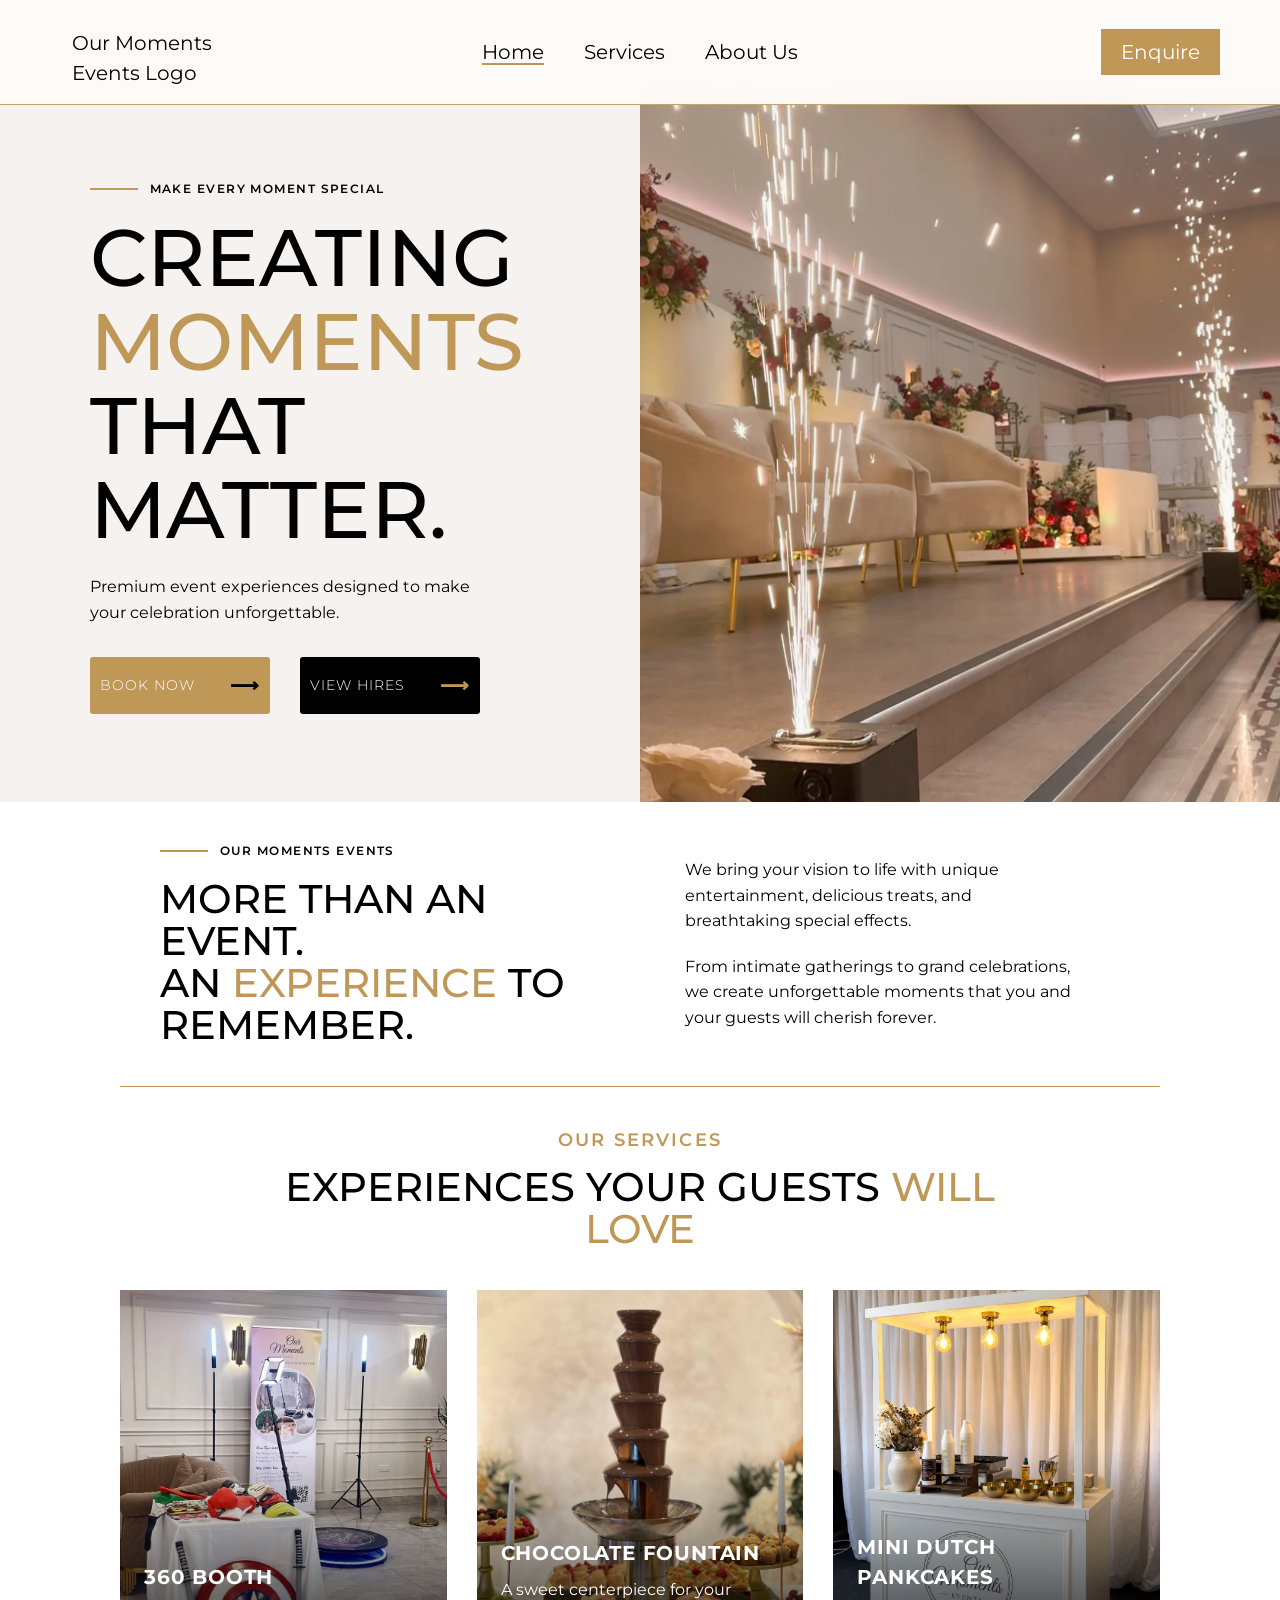
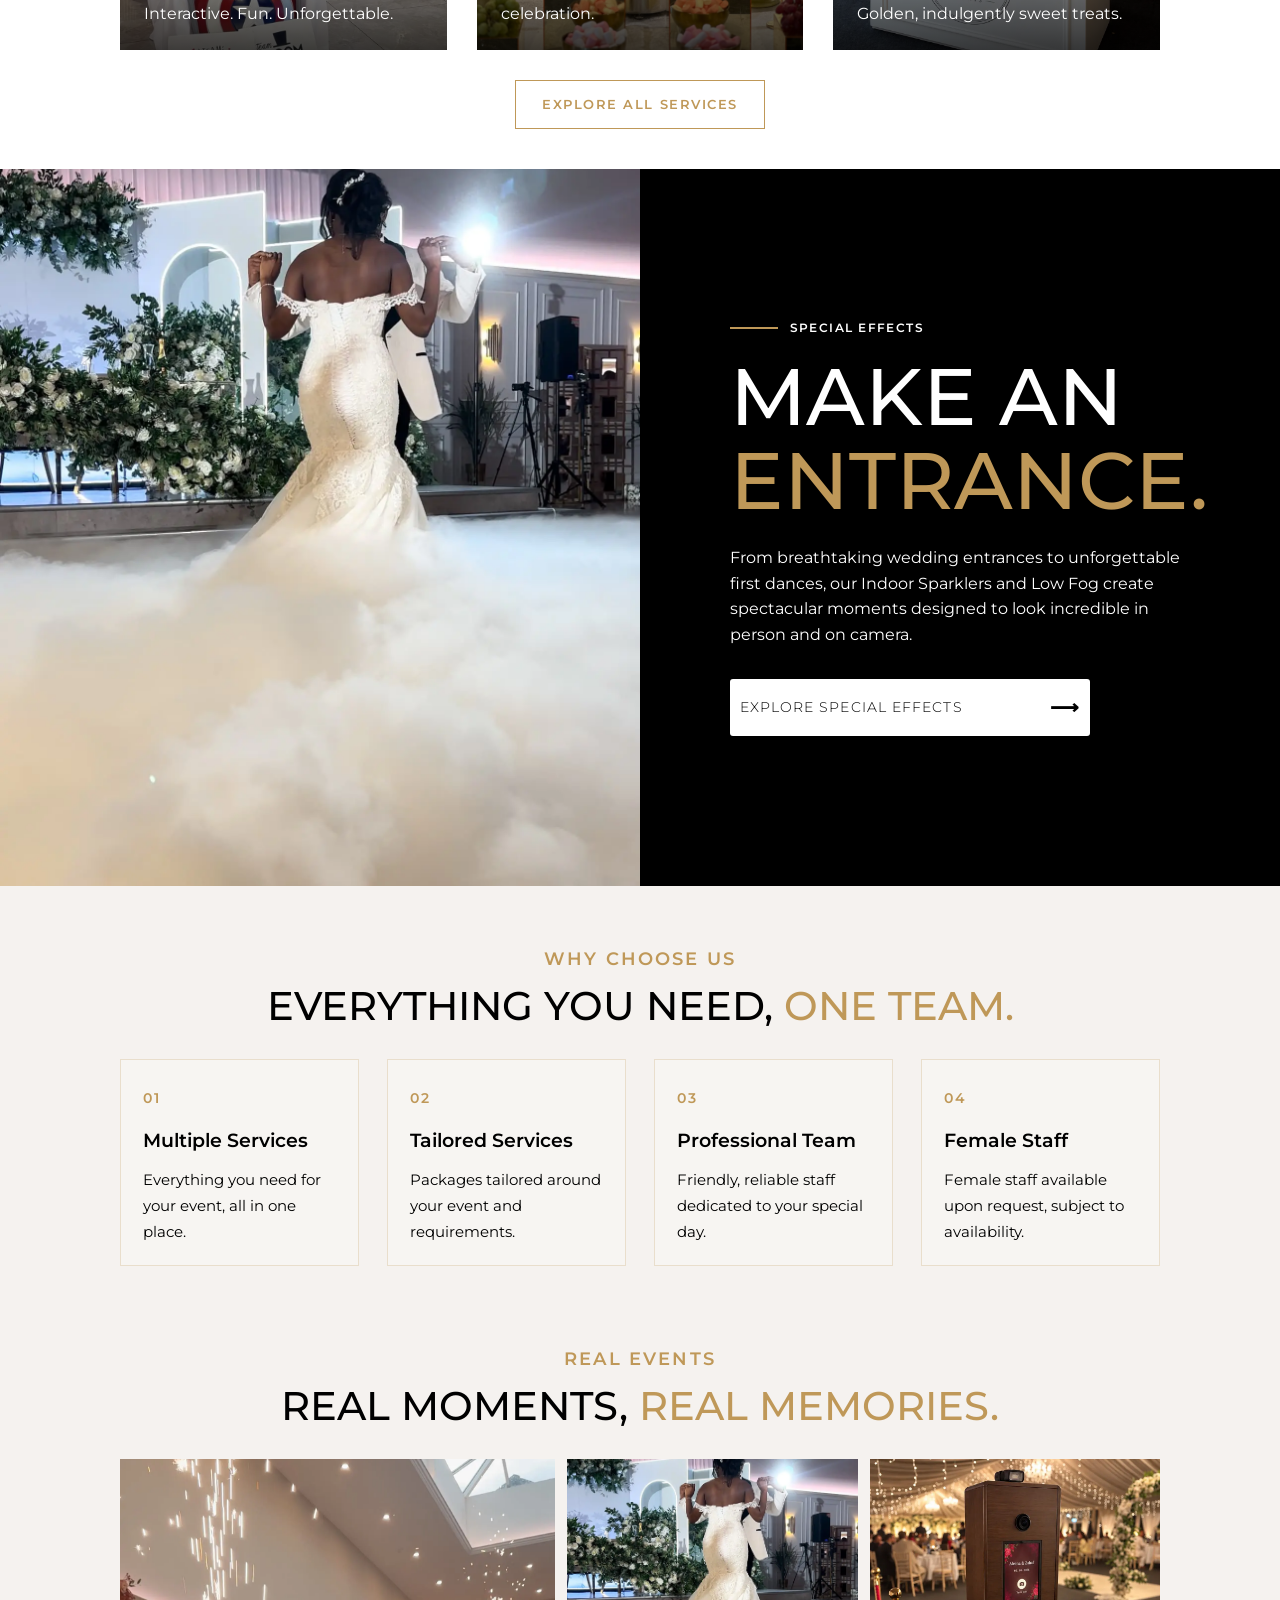
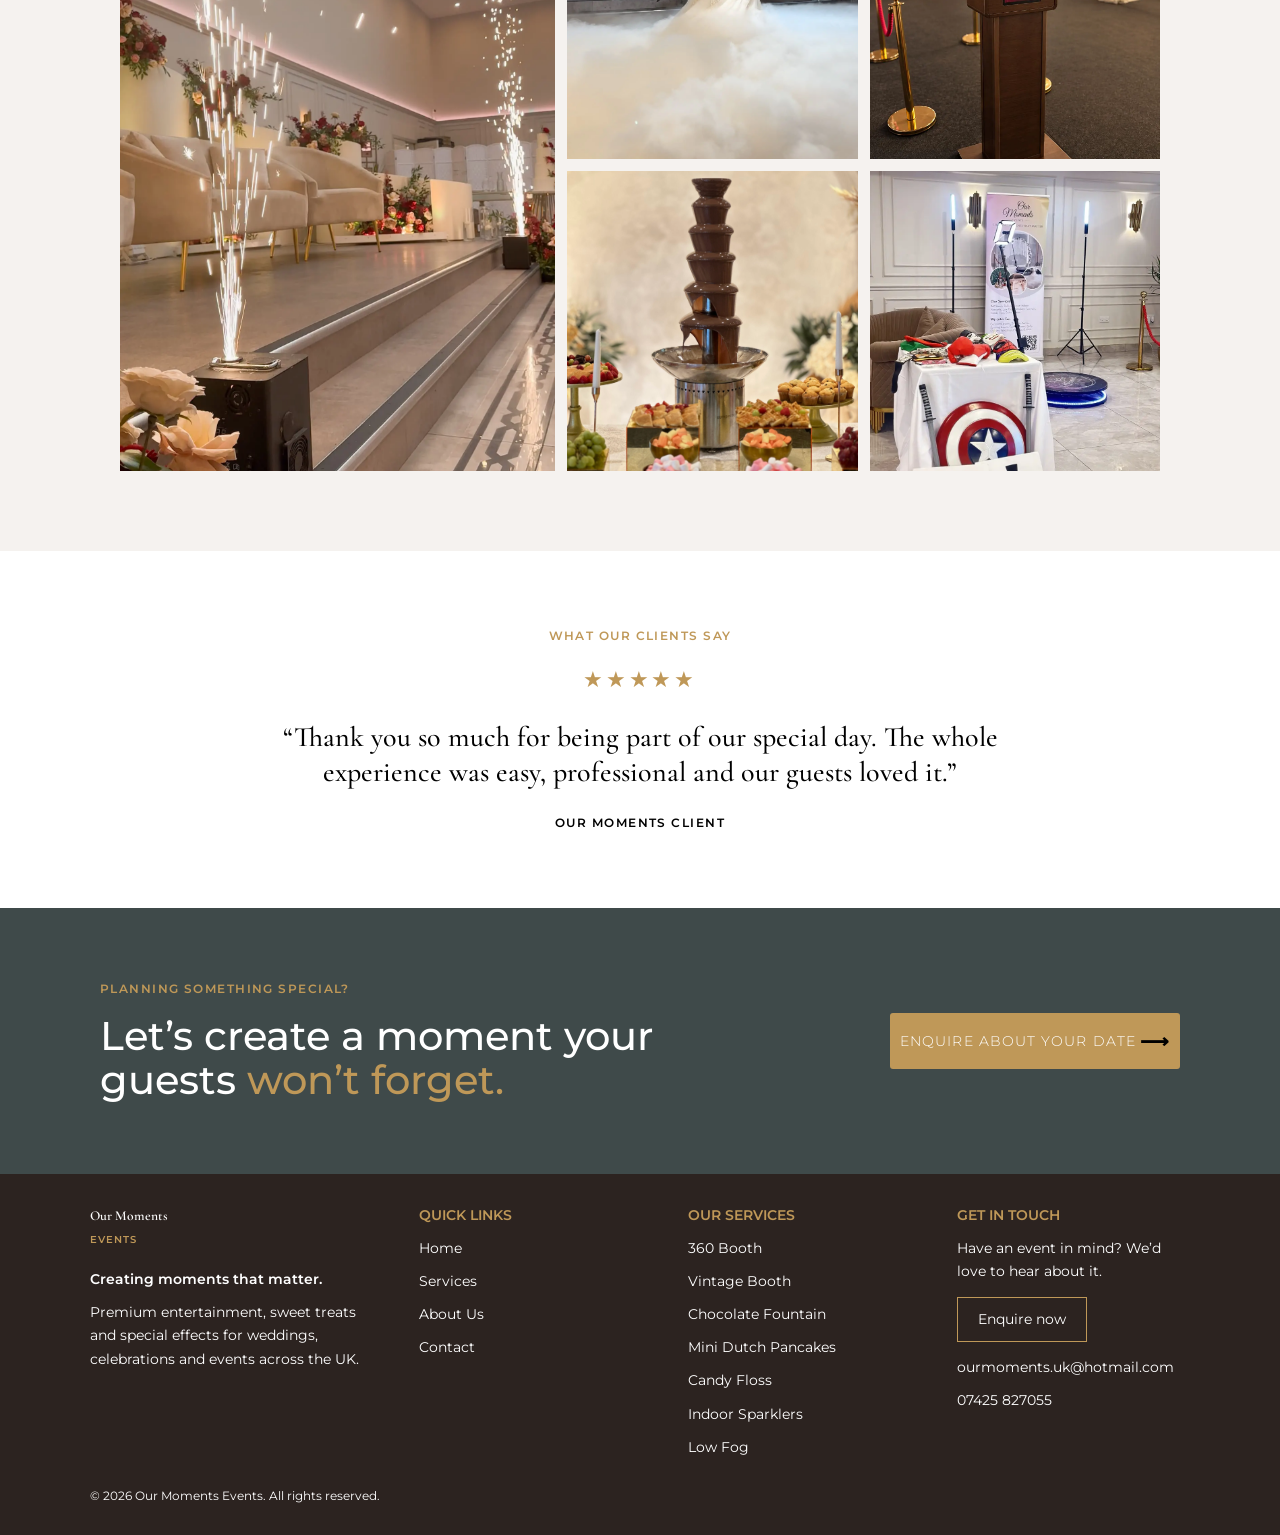
<file: index.html>
﻿<!doctype html>
<html lang="en">
  <head>
    <meta charset="UTF-8" />
    <meta name="viewport" content="width=device-width, initial-scale=1.0" />
    <title>Our Moments</title>
    <link rel="stylesheet" href="styles.css" />
  </head>
  <body>
    <div class="navbar">
      <button
        class="menu-toggle"
        type="button"
        aria-label="Open menu"
        aria-expanded="false"
        aria-controls="primary-navigation"
      >
        <span></span>
        <span></span>
        <span></span>
      </button>
      <div class="logo">
        <a href="index.html">Our Moments<br />Events Logo</a>
      </div>
      <div class="nav-container" id="primary-navigation">
        <nav aria-label="Main navigation">
          <ul>
            <li><a href="index.html" class="active">Home</a></li>
            <li><a href="services.html">Services</a></li>
            <li><a href="about.html">About Us</a></li>
            <li class="mobile-enquire"><a href="contact.html">Enquire</a></li>
          </ul>
        </nav>
      </div>
      <div class="contact"><a href="contact.html">Enquire</a></div>
    </div>
    <div class="main">
      <section class="hero">
        <div class="hero-image">
          <img
            src="imgs/Fireworks 2.webp"
            alt="Wedding reception table decorated with flowers and candles"
          />
        </div>
        <div class="hero-copy">
          <p class="hero-eyebrow">MAKE EVERY MOMENT SPECIAL</p>
          <p class="hero-title">CREATING <span class="special-effects-accent">MOMENTS</span> THAT MATTER.</p>
          <p class="hero-supporting">
            Premium event experiences designed to make <br />your celebration
            unforgettable.
          </p>
          <div class="hero-ctas">
            <a class="hero-cta hero-cta-book" href="contact.html">BOOK NOW</a>
            <a class="hero-cta hero-cta-hires" href="services.html"
              >VIEW HIRES</a
            >
          </div>
        </div>
      </section>
      <section class="content content-padded white-section moments-section">
        <div class="moments-copy">
          <p class="hero-eyebrow">OUR MOMENTS EVENTS</p>
          <p class="moments-title">
            MORE THAN AN EVENT. <br />AN
            <span class="moments-accent">EXPERIENCE</span> TO <br />REMEMBER.
          </p>
        </div>
        <div class="moments-copy">
          <p class="moments-supporting">
            We bring your vision to life with unique entertainment, delicious
            treats, and breathtaking special effects.
          </p>
          <p class="moments-supporting">
            From intimate gatherings to grand celebrations, we create
            unforgettable moments that you and your guests will cherish forever.
          </p>
        </div>
      </section>
      <div class="divider-container">
        <div class="divider" aria-hidden="true"></div>
      </div>
      <section class="content white-section services-section">
        <div class="services-copy">
          <p class="services-kicker">OUR SERVICES</p>
          <p class="services-title">
            EXPERIENCES YOUR GUESTS
            <span class="services-accent">WILL LOVE</span>
          </p>
        </div>
        <div class="services-grid">
          <a href="services.html#360booth" class="service-item">
            <img
              class="service-image"
              src="imgs/360 booth.webp"
              alt="360 booth service"
            />
            <div class="service-content">
              <h3>360 BOOTH</h3>
              <p class="service-description">
                Interactive. Fun. Unforgettable.
              </p>
            </div>
          </a>
          <a href="services.html#chocolatefountain" class="service-item">
            <img
              class="service-image"
              src="imgs/Chocolate Fountain.webp"
              alt="Chocolate fountain service"
            />
            <div class="service-content">
              <h3>CHOCOLATE FOUNTAIN</h3>
              <p class="service-description">
                A sweet centerpiece for your celebration.
              </p>
            </div>
          </a>
          <a href="services.html#minidutchpancakes" class="service-item">
            <img
              class="service-image"
              src="imgs/MiniDutchPancakes.webp"
              alt="Mini Dutch pancakes service"
            />
            <div class="service-content">
              <h3>MINI DUTCH PANKCAKES</h3>
              <p class="service-description">
                Golden, indulgently sweet treats.
              </p>
            </div>
          </a>
        </div>
        <a href="services.html" class="explore-services-btn"
          >Explore all services</a
        >
      </section>

      <section class="content special-effects-section">
        <div class="special-effects-image hero-image">
          <img
            src="imgs/Low Fog.webp"
            alt="Special effects and event entertainment"
          />
        </div>
        <div class="hero-copy special-effects-copy">
          <p class="hero-eyebrow">SPECIAL EFFECTS</p>
          <p class="hero-title">MAKE AN <br /><span class="special-effects-accent">ENTRANCE.</span></p>
          <p class="hero-supporting">
            From breathtaking wedding entrances to unforgettable first dances,
            our Indoor Sparklers and Low Fog create spectacular moments designed
            to look incredible in person and on camera.
          </p>
          <div class="hero-ctas">
            <a class="hero-cta hero-cta-hires hero-cta-special-effects" href="services.html#lowfog"
              >EXPLORE SPECIAL EFFECTS</a
            >
          </div>
        </div>
      </section>

      <section class="content why-choose-us-section">
        <div class="why-choose-us-copy">
          <p class="services-kicker">WHY CHOOSE US</p>
          <h2 class="why-choose-us-title">Everything you need, <span class="why-choose-us-accent">one team.</span></h2>
        </div>

        <div class="why-choose-us-grid">
          <article class="why-choose-us-item">
            <div class="why-choose-us-number">01</div>
            <h3>Multiple Services</h3>
            <p>Everything you need for your event, all in one place.</p>
          </article>
          <article class="why-choose-us-item">
            <div class="why-choose-us-number">02</div>
            <h3>Tailored Services</h3>
            <p>Packages tailored around your event and requirements.</p>
          </article>
          <article class="why-choose-us-item">
            <div class="why-choose-us-number">03</div>
            <h3>Professional Team</h3>
            <p>Friendly, reliable staff dedicated to your special day.</p>
          </article>
          <article class="why-choose-us-item">
            <div class="why-choose-us-number">04</div>
            <h3>Female Staff</h3>
            <p>Female staff available upon request, subject to availability.</p>
          </article>
        </div>
      </section>

      <section class="content real-events-section">
        <div class="real-events-copy">
          <p class="services-kicker">REAL EVENTS</p>
          <h2 class="real-events-title">REAL MOMENTS, <span class="real-events-accent">REAL MEMORIES.</span></h2>
        </div>

        <div class="real-events-grid">
          <div class="real-events-item">
            <img src="imgs/Fireworks 2.webp" alt="Fireworks event" />
          </div>
          <div class="real-events-item">
            <img src="imgs/Low Fog.webp" alt="Low fog event" />
          </div>
          <div class="real-events-item">
            <img src="imgs/Vintage Booth.webp" alt="Vintage booth event" />
          </div>
          <div class="real-events-item">
            <img src="imgs/Chocolate Fountain.webp" alt="Chocolate fountain event" />
          </div>
          <div class="real-events-item">
            <img src="imgs/360 booth.webp" alt="360 booth event" />
          </div>
        </div>
      </section>

      <section class="content testimonials-section">
        <p class="testimonials-kicker">WHAT OUR CLIENTS SAY</p>
        <div class="testimonials-stars" aria-label="5 out of 5 stars">★★★★★</div>
        <h3 class="testimonials-quote">“Thank you so much for being part of our special day. The whole experience was easy, professional and our guests loved it.”</h3>
        <p class="testimonials-client">OUR MOMENTS CLIENT</p>
      </section>

      <section class="content planning-section">
        <div class="planning-copy">
          <p class="planning-kicker">PLANNING SOMETHING SPECIAL?</p>
          <h2 class="planning-title">Let’s create a moment your guests <span class="planning-accent">won’t forget.</span></h2>
        </div>
        <div class="planning-cta-container">
          <a class="planning-cta" href="contact.html">ENQUIRE ABOUT YOUR DATE</a>
          <a class="planning-cta-mobile" href="contact.html">ENQUIRE ABOUT YOUR DATE</a>
        </div>
      </section>
    </div>
    <footer class="site-footer">
      <div class="footer-columns">
      <div class="footer-column footer-brand-column">
        <a class="footer-logo" href="index.html">Our Moments<span>EVENTS</span></a>
        <p class="footer-tagline">Creating moments that matter.</p>
        <p>Premium entertainment, sweet treats and special effects for weddings, celebrations and events across the UK.</p>
      </div>
      <div class="footer-column">
        <p class="footer-title">QUICK LINKS</p>
        <a href="index.html">Home</a>
        <a href="services.html">Services</a>
        <a href="about.html">About Us</a>
        <a href="contact.html">Contact</a>
      </div>
      <div class="footer-column">
        <p class="footer-title">OUR SERVICES</p>
        <a href="services.html#360booth">360 Booth</a>
        <a href="services.html">Vintage Booth</a>
        <a href="services.html#chocolatefountain">Chocolate Fountain</a>
        <a href="services.html#minidutchpancakes">Mini Dutch Pancakes</a>
        <a href="services.html#candyfloss">Candy Floss</a>
        <a href="services.html#indorsparklers">Indoor Sparklers</a>
        <a href="services.html#lowfog">Low Fog</a>
      </div>
      <div class="footer-column footer-contact-column">
        <p class="footer-title">GET IN TOUCH</p>
        <p>Have an event in mind? We’d love to hear about it.</p>
        <a class="footer-cta" href="contact.html">Enquire now</a>
        <p><a href="mailto:ourmoments.uk@hotmail.com">ourmoments.uk@hotmail.com</a></p>
        <p><a href="tel:07425827055">07425 827055</a></p>
      </div>
      </div>
      <p class="footer-copyright">© 2026 Our Moments Events. All rights reserved.</p>
    </footer>
    <script src="script.js"></script>
  </body>
</html>
</file>
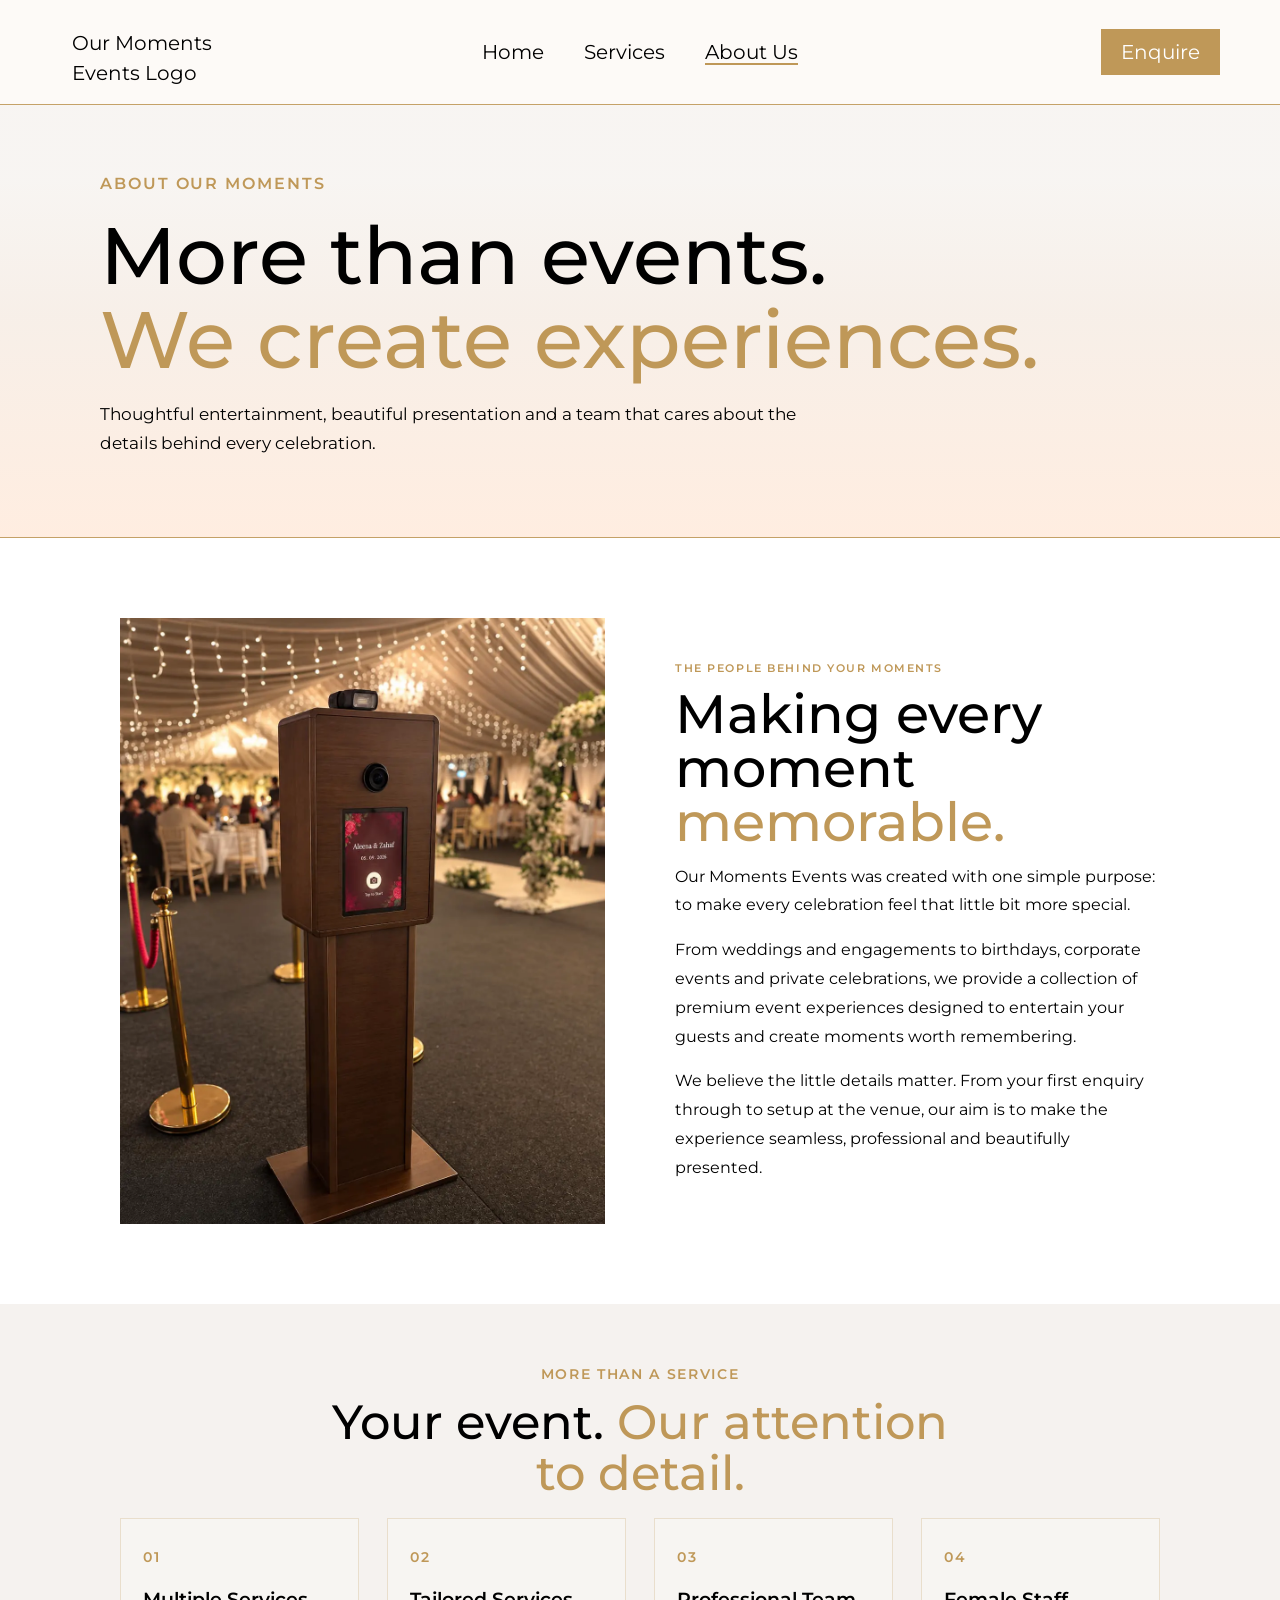
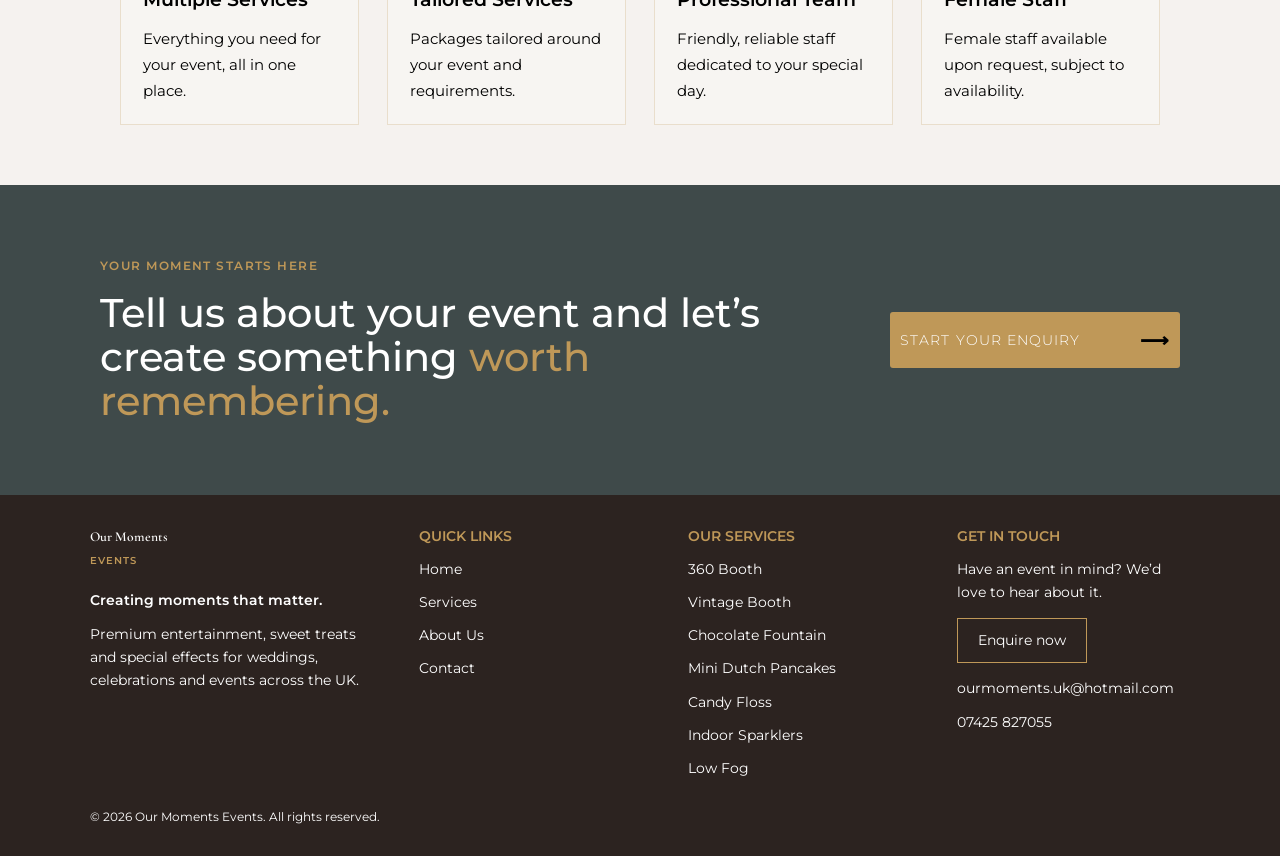
<file: about.html>
﻿<!doctype html>
<html lang="en">
  <head>
    <meta charset="UTF-8" />
    <meta name="viewport" content="width=device-width, initial-scale=1.0" />
    <title>Our Moments</title>
    <link rel="stylesheet" href="styles.css" />
  </head>
  <body>
    <div class="navbar">
      <button
        class="menu-toggle"
        type="button"
        aria-label="Open menu"
        aria-expanded="false"
        aria-controls="primary-navigation"
      >
        <span></span>
        <span></span>
        <span></span>
      </button>
      <div class="logo">
        <a href="index.html">Our Moments<br />Events Logo</a>
      </div>
      <div class="nav-container" id="primary-navigation">
        <nav aria-label="Main navigation">
          <ul>
            <li><a href="index.html">Home</a></li>
            <li><a href="services.html">Services</a></li>
            <li><a href="about.html" class="active">About Us</a></li>
            <li class="mobile-enquire"><a href="contact.html">Enquire</a></li>
          </ul>
        </nav>
      </div>
      <div class="contact"><a href="contact.html">Enquire</a></div>
    </div>
    <section class="page-hero">
      <div class="page-hero-inner">
        <p class="page-hero-kicker">ABOUT OUR MOMENTS</p>
        <h1 class="page-hero-title">
          More than events.<br />
          <span>We create experiences.</span>
        </h1>
        <p class="page-hero-subheading">
          Thoughtful entertainment, beautiful presentation and a team that cares
          about the <br />details behind every celebration.
        </p>
      </div>
    </section>
    <section class="about-people">
      <div class="about-people-image">
        <img src="imgs/Vintage Booth.webp" alt="Vintage Booth experience" />
      </div>
      <div class="about-people-copy">
        <p class="about-people-kicker">THE PEOPLE BEHIND YOUR MOMENTS</p>
        <h2>Making every moment <span>memorable.</span></h2>
        <p class="about-people-description">
          Our Moments Events was created with one simple purpose: to make every
          celebration feel that little bit more special.
        </p>
        <p class="about-people-description">
          From weddings and engagements to birthdays, corporate events and
          private celebrations, we provide a collection of premium event
          experiences designed to entertain your guests and create moments worth
          remembering.
        </p>
        <p class="about-people-description">
          We believe the little details matter. From your first enquiry through
          to setup at the venue, our aim is to make the experience seamless,
          professional and beautifully presented.
        </p>
      </div>
    </section>

    <section class="content more-than-section">
        <div class="more-than-copy">
          <p class="more-than-kicker">MORE THAN A SERVICE</p>
          <h2 class="more-than-title">Your event. <span class="why-choose-us-accent">Our attention <br />to detail.</span></h2>
        </div>

        <div class="why-choose-us-grid">
          <article class="why-choose-us-item">
            <div class="why-choose-us-number">01</div>
            <h3>Multiple Services</h3>
            <p>Everything you need for your event, all in one place.</p>
          </article>
          <article class="why-choose-us-item">
            <div class="why-choose-us-number">02</div>
            <h3>Tailored Services</h3>
            <p>Packages tailored around your event and requirements.</p>
          </article>
          <article class="why-choose-us-item">
            <div class="why-choose-us-number">03</div>
            <h3>Professional Team</h3>
            <p>Friendly, reliable staff dedicated to your special day.</p>
          </article>
          <article class="why-choose-us-item">
            <div class="why-choose-us-number">04</div>
            <h3>Female Staff</h3>
            <p>Female staff available upon request, subject to availability.</p>
          </article>
        </div>
    </section>

    <section class="content planning-section">
        <div class="planning-copy">
          <p class="planning-kicker">YOUR MOMENT STARTS HERE</p>
          <h2 class="planning-title">Tell us about your event and let’s create something <span class="planning-accent">worth remembering.</span></h2>
        </div>
        <div class="planning-cta-container">
          <a class="planning-cta" href="contact.html">START YOUR ENQUIRY</a>
          <a class="planning-cta-mobile" href="contact.html">START YOUR ENQUIRY</a>
        </div>
      </section>
    <footer class="site-footer">
      <div class="footer-columns">
        <div class="footer-column footer-brand-column">
          <a class="footer-logo" href="index.html"
            >Our Moments<span>EVENTS</span></a
          >
          <p class="footer-tagline">Creating moments that matter.</p>
          <p>
            Premium entertainment, sweet treats and special effects for
            weddings, celebrations and events across the UK.
          </p>
        </div>
        <div class="footer-column">
          <p class="footer-title">QUICK LINKS</p>
          <a href="index.html">Home</a>
          <a href="services.html">Services</a>
          <a href="about.html">About Us</a>
          <a href="contact.html">Contact</a>
        </div>
        <div class="footer-column">
          <p class="footer-title">OUR SERVICES</p>
          <a href="services.html#360booth">360 Booth</a>
          <a href="services.html">Vintage Booth</a>
          <a href="services.html#chocolatefountain">Chocolate Fountain</a>
          <a href="services.html#minidutchpancakes">Mini Dutch Pancakes</a>
          <a href="services.html#candyfloss">Candy Floss</a>
          <a href="services.html#indorsparklers">Indoor Sparklers</a>
          <a href="services.html#lowfog">Low Fog</a>
        </div>
        <div class="footer-column footer-contact-column">
          <p class="footer-title">GET IN TOUCH</p>
          <p>Have an event in mind? We’d love to hear about it.</p>
          <a class="footer-cta" href="contact.html">Enquire now</a>
          <p>
            <a href="mailto:ourmoments.uk@hotmail.com"
              >ourmoments.uk@hotmail.com</a
            >
          </p>
          <p><a href="tel:07425827055">07425 827055</a></p>
        </div>
      </div>
      <p class="footer-copyright">
        © 2026 Our Moments Events. All rights reserved.
      </p>
    </footer>
    <script src="script.js"></script>
  </body>
</html>
</file>
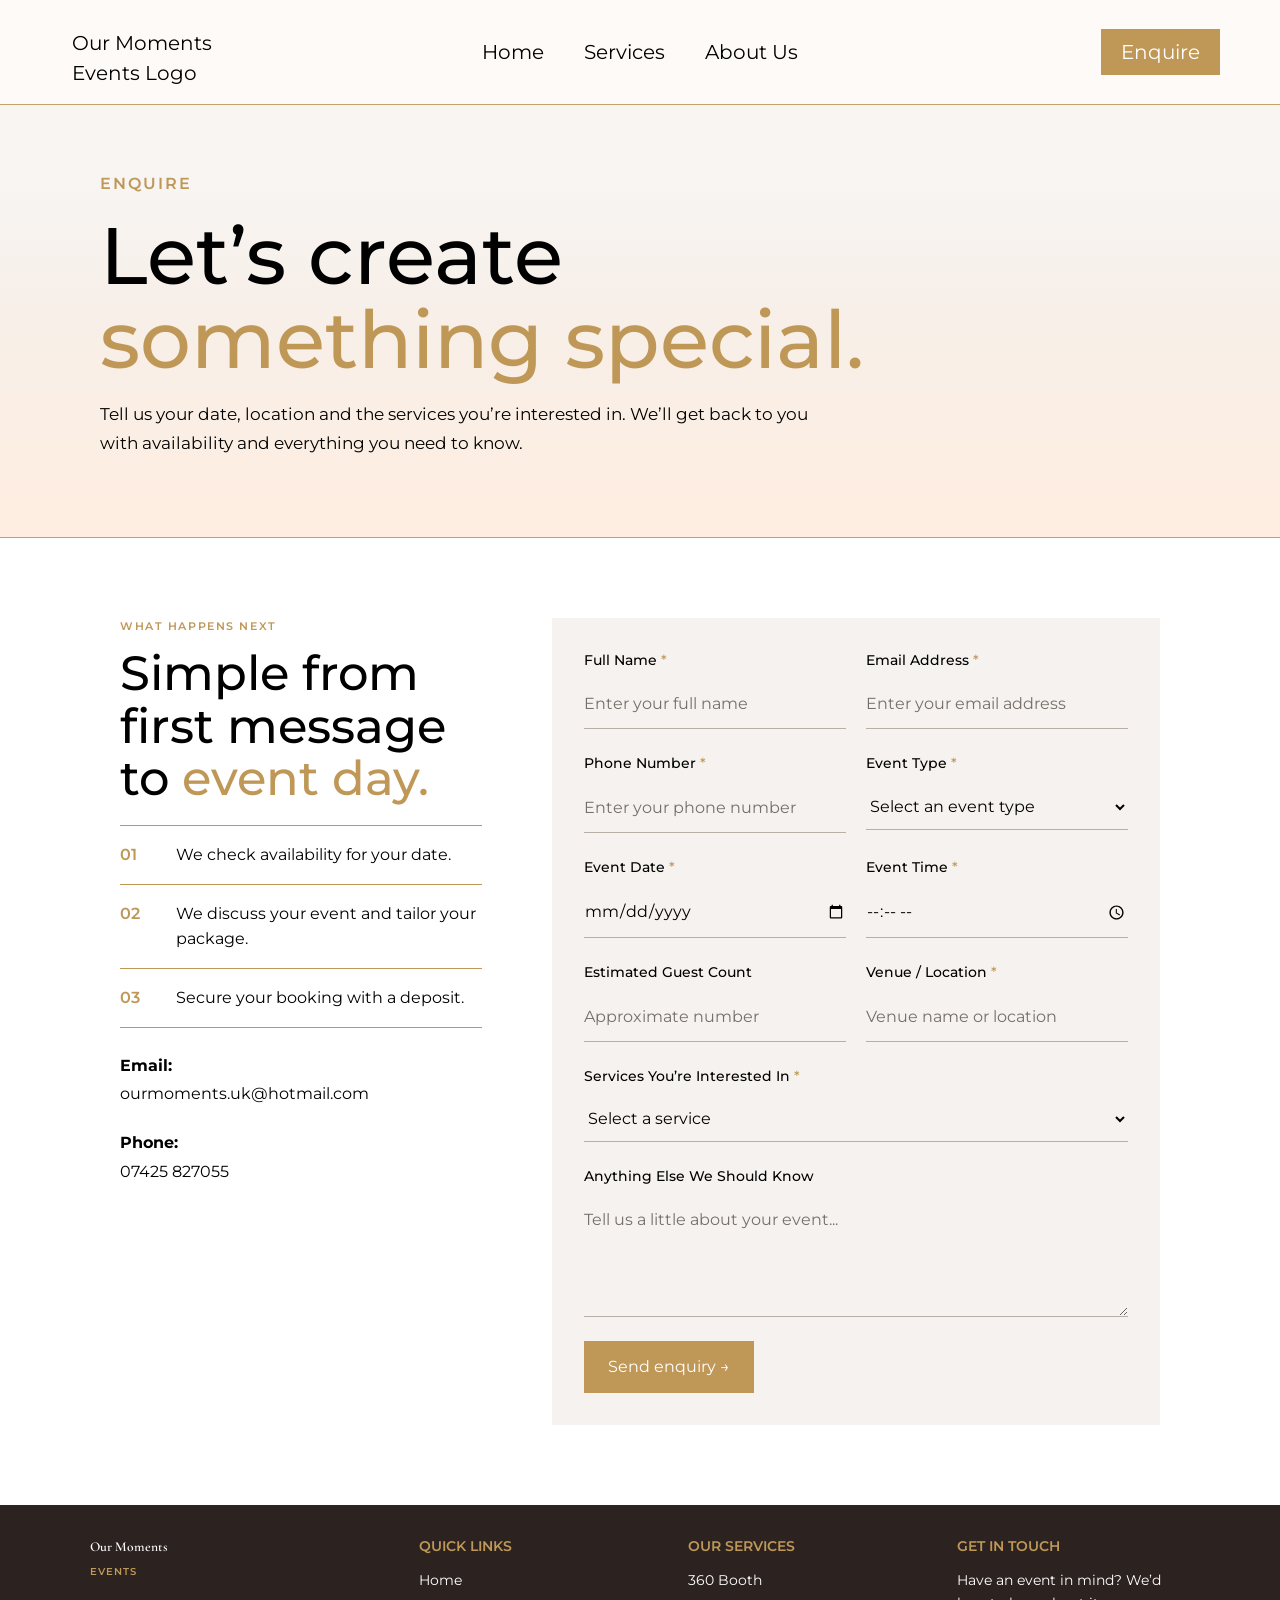
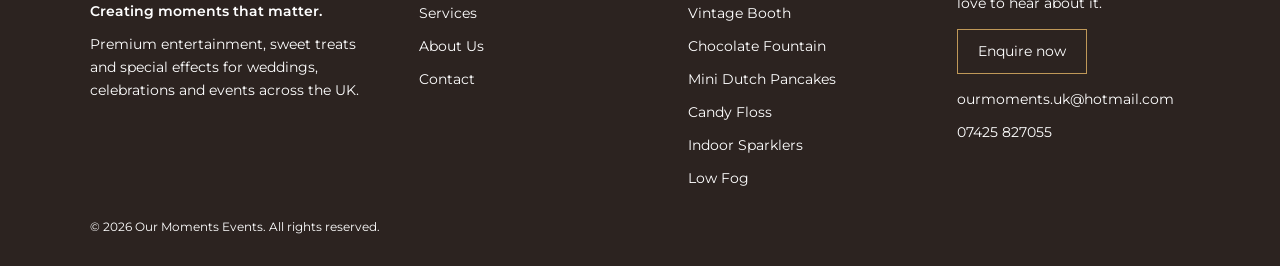
<file: contact.html>
﻿<!doctype html>
<html lang="en">
  <head>
    <meta charset="UTF-8" />
    <meta name="viewport" content="width=device-width, initial-scale=1.0" />
    <title>Our Moments</title>
    <link rel="stylesheet" href="styles.css" />
  </head>
  <body>
    <div class="navbar">
      <button
        class="menu-toggle"
        type="button"
        aria-label="Open menu"
        aria-expanded="false"
        aria-controls="primary-navigation"
      >
        <span></span>
        <span></span>
        <span></span>
      </button>
      <div class="logo">
        <a href="index.html">Our Moments<br />Events Logo</a>
      </div>
      <div class="nav-container" id="primary-navigation">
        <nav aria-label="Main navigation">
          <ul>
            <li><a href="index.html">Home</a></li>
            <li><a href="services.html">Services</a></li>
            <li><a href="about.html">About Us</a></li>
            <li class="mobile-enquire"><a href="contact.html">Enquire</a></li>
          </ul>
        </nav>
      </div>
      <div class="contact"><a href="contact.html">Enquire</a></div>
    </div>
    <section class="page-hero">
      <div class="page-hero-inner">
        <p class="page-hero-kicker">ENQUIRE</p>
        <h1 class="page-hero-title">
          Let’s create<br />
          <span>something special.</span>
        </h1>
        <p class="page-hero-subheading">
          Tell us your date, location and the services you’re interested in.
          We’ll get back to you <br />with availability and everything you need
          to know.
        </p>
      </div>
    </section>
    <section class="enquiry-section">
      <div class="enquiry-copy">
        <p class="enquiry-kicker">WHAT HAPPENS NEXT</p>
        <h2>Simple from first message to <span>event day.</span></h2>
        <ol class="enquiry-steps">
          <li>
            <span class="enquiry-step-number">01</span>
            <span>We check availability for your date.</span>
          </li>
          <li>
            <span class="enquiry-step-number">02</span>
            <span>We discuss your event and tailor your package.</span>
          </li>
          <li>
            <span class="enquiry-step-number">03</span>
            <span>Secure your booking with a deposit.</span>
          </li>
        </ol>
        <p>
          <strong>Email:</strong><br />
          <a href="mailto:ourmoments.uk@hotmail.com"
            >ourmoments.uk@hotmail.com</a
          >
        </p>
        <p>
          <strong>Phone:</strong><br />
          <a href="tel:07425827055">07425 827055</a>
        </p>
      </div>
      <form class="enquiry-form" method="post">
        <div class="enquiry-form-fields">
          <div class="enquiry-field">
            <label for="enquiry-name">Full Name <span>*</span></label>
            <input
              id="enquiry-name"
              name="name"
              type="text"
              autocomplete="name"
              placeholder="Enter your full name"
              required
            />
          </div>
          <div class="enquiry-field">
            <label for="enquiry-email">Email Address <span>*</span></label>
            <input
              id="enquiry-email"
              name="email"
              type="email"
              autocomplete="email"
              placeholder="Enter your email address"
              required
            />
          </div>
          <div class="enquiry-field">
            <label for="enquiry-phone">Phone Number <span>*</span></label>
            <input
              id="enquiry-phone"
              name="phone"
              type="tel"
              autocomplete="tel"
              placeholder="Enter your phone number"
              required
            />
          </div>
          <div class="enquiry-field">
            <label for="enquiry-type">Event Type <span>*</span></label>
            <select id="enquiry-type" name="event-type" required>
              <option value="">Select an event type</option>
              <option value="wedding">Wedding</option>
              <option value="engagement">Engagement</option>
              <option value="birthday">Birthday</option>
              <option value="corporate-event">Corporate Event</option>
              <option value="private-celebration">Private Celebration</option>
              <option value="other">Other</option>
            </select>
          </div>
          <div class="enquiry-field">
            <label for="enquiry-date">Event Date <span>*</span></label>
            <input
              id="enquiry-date"
              name="event-date"
              type="date"
              required
            />
          </div>
          <div class="enquiry-field">
            <label for="enquiry-time">Event Time <span>*</span></label>
            <input
              id="enquiry-time"
              name="event-time"
              type="time"
              required
            />
          </div>
          <div class="enquiry-field">
            <label for="enquiry-guests">Estimated Guest Count</label>
            <input
              id="enquiry-guests"
              name="guest-count"
              type="number"
              min="1"
              placeholder="Approximate number"
            />
          </div>
          <div class="enquiry-field">
            <label for="enquiry-venue">Venue / Location <span>*</span></label>
            <input
              id="enquiry-venue"
              name="venue"
              type="text"
              placeholder="Venue name or location"
              required
            />
          </div>
          <div class="enquiry-field enquiry-field-full">
            <label for="enquiry-services"
              >Services You’re Interested In <span>*</span></label
            >
            <select id="enquiry-services" name="services" required>
              <option value="">Select a service</option>
              <option value="360-booth">360 Booth</option>
              <option value="vintage-booth">Vintage Booth</option>
              <option value="chocolate-fountain">Chocolate Fountain</option>
              <option value="mini-dutch-pancakes">Mini Dutch Pancakes</option>
              <option value="candy-floss">Candy Floss</option>
              <option value="indoor-sparklers">Indoor Sparklers</option>
              <option value="low-fog">Low Fog</option>
              <option value="multiple">Multiple services</option>
            </select>
          </div>
          <div class="enquiry-field enquiry-field-full">
            <label for="enquiry-message">Anything Else We Should Know</label>
            <textarea
              id="enquiry-message"
              name="message"
              rows="4"
              placeholder="Tell us a little about your event..."
            ></textarea>
          </div>
        </div>
        <button class="enquiry-submit" type="submit">Send enquiry →</button>
      </form>
    </section>
    <footer class="site-footer">
      <div class="footer-columns">
        <div class="footer-column footer-brand-column">
          <a class="footer-logo" href="index.html"
            >Our Moments<span>EVENTS</span></a
          >
          <p class="footer-tagline">Creating moments that matter.</p>
          <p>
            Premium entertainment, sweet treats and special effects for
            weddings, celebrations and events across the UK.
          </p>
        </div>
        <div class="footer-column">
          <p class="footer-title">QUICK LINKS</p>
          <a href="index.html">Home</a>
          <a href="services.html">Services</a>
          <a href="about.html">About Us</a>
          <a href="contact.html">Contact</a>
        </div>
        <div class="footer-column">
          <p class="footer-title">OUR SERVICES</p>
          <a href="services.html#360booth">360 Booth</a>
          <a href="services.html">Vintage Booth</a>
          <a href="services.html#chocolatefountain">Chocolate Fountain</a>
          <a href="services.html#minidutchpancakes">Mini Dutch Pancakes</a>
          <a href="services.html#candyfloss">Candy Floss</a>
          <a href="services.html#indorsparklers">Indoor Sparklers</a>
          <a href="services.html#lowfog">Low Fog</a>
        </div>
        <div class="footer-column footer-contact-column">
          <p class="footer-title">GET IN TOUCH</p>
          <p>Have an event in mind? We’d love to hear about it.</p>
          <a class="footer-cta" href="contact.html">Enquire now</a>
          <p>
            <a href="mailto:ourmoments.uk@hotmail.com"
              >ourmoments.uk@hotmail.com</a
            >
          </p>
          <p><a href="tel:07425827055">07425 827055</a></p>
        </div>
      </div>
      <p class="footer-copyright">
        © 2026 Our Moments Events. All rights reserved.
      </p>
    </footer>
    <script src="script.js"></script>
  </body>
</html>
</file>
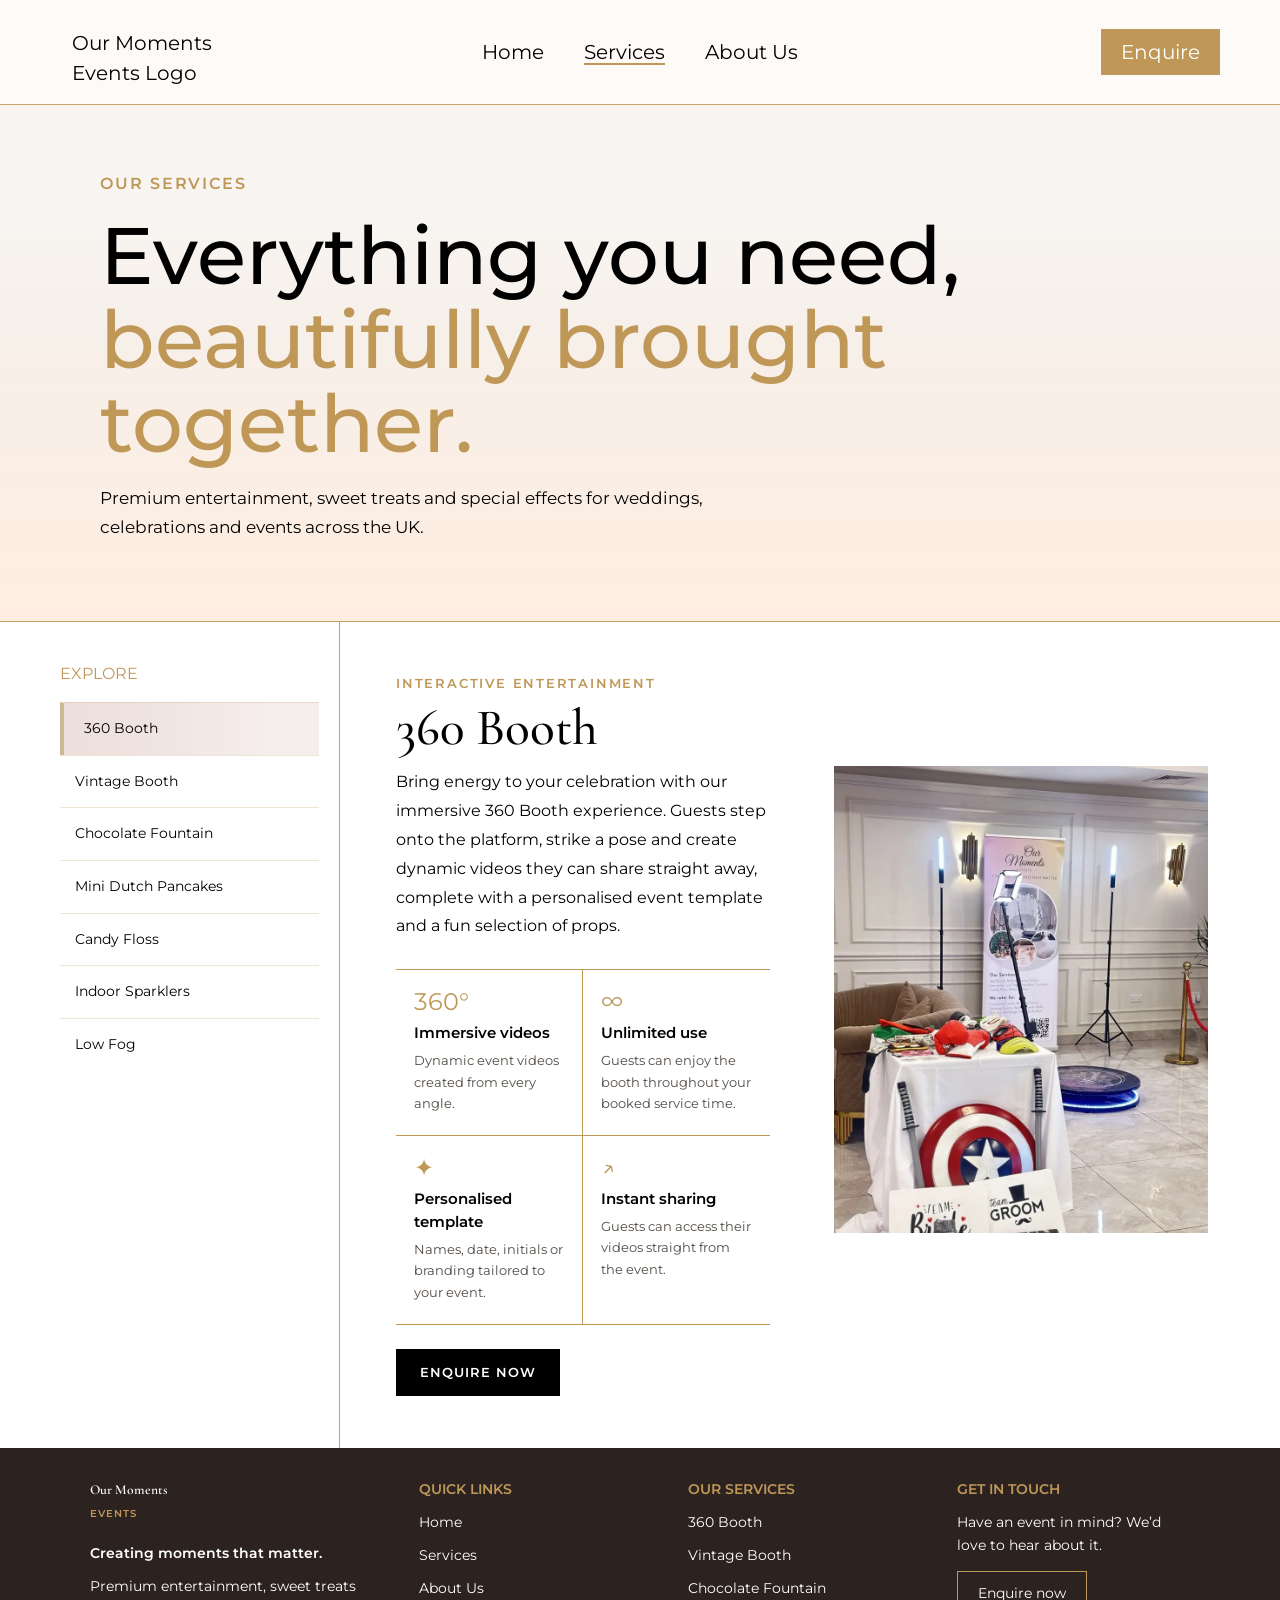
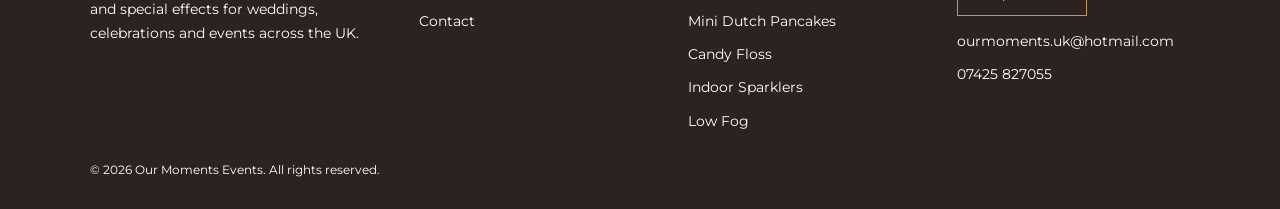
<file: services.html>
﻿<!doctype html>
<html lang="en">
  <head>
    <meta charset="UTF-8" />
    <meta name="viewport" content="width=device-width, initial-scale=1.0" />
    <title>Our Moments</title>
    <link rel="stylesheet" href="styles.css" />
  </head>
  <body>
    <div class="navbar">
      <button
        class="menu-toggle"
        type="button"
        aria-label="Open menu"
        aria-expanded="false"
        aria-controls="primary-navigation"
      >
        <span></span>
        <span></span>
        <span></span>
      </button>
      <div class="logo">
        <a href="index.html">Our Moments<br />Events Logo</a>
      </div>
      <div class="nav-container" id="primary-navigation">
        <nav aria-label="Main navigation">
          <ul>
            <li><a href="index.html">Home</a></li>
            <li><a href="services.html" class="active">Services</a></li>
            <li><a href="about.html">About Us</a></li>
            <li class="mobile-enquire"><a href="contact.html">Enquire</a></li>
          </ul>
        </nav>
      </div>
      <div class="contact"><a href="contact.html">Enquire</a></div>
    </div>
    <section class="page-hero">
      <div class="page-hero-inner">
        <p class="page-hero-kicker">OUR SERVICES</p>
        <h1 class="page-hero-title">
          Everything you need,<br />
          <span
            >beautifully brought <br />
            together.</span
          >
        </h1>
        <p class="page-hero-subheading">
          Premium entertainment, sweet treats and special effects for weddings,
          <br />
          celebrations and events across the UK.
        </p>
      </div>
    </section>
    <div class="services-page">
      <div class="services-navbar services-navbar-desktop">
        <p class="services-nav-kicker">EXPLORE</p>
        <div class="nav-items">
          <ul>
            <li><a href="#360booth">360 Booth</a></li>
            <li><a href="#vintagebooth">Vintage Booth</a></li>
            <li><a href="#chocolatefountain">Chocolate Fountain</a></li>
            <li><a href="#minidutchpancakes">Mini Dutch Pancakes</a></li> 
            <li><a href="#candyfloss">Candy Floss</a></li>
            <li><a href="#indorsparklers">Indoor Sparklers</a></li>
            <li><a href="#lowfog">Low Fog</a></li>
          </ul>
        </div>
      </div>
      <div class="services-navbar services-navbar-mobile">
        <p class="services-nav-kicker">EXPLORE</p>
        <select class="mobile-service-select" aria-label="Choose a service">
          <option value="" disabled selected>Choose a service</option>
          <option value="360booth">360 Booth</option>
          <option value="vintagebooth">Vintage Booth</option>
          <option value="chocolatefountain">Chocolate Fountain</option>
          <option value="minidutchpancakes">Mini Dutch Pancakes</option>
          <option value="candyfloss">Candy Floss</option>
          <option value="indorsparklers">Indoor Sparklers</option>
          <option value="lowfog">Low Fog</option>
        </select>
      </div>
      <div class="content pt0">
        <div id="360booth" class="booth-service-container">
          <div class="booth-service">
            <div class="booth-service-copy">
              <p class="booth-service-kicker">INTERACTIVE ENTERTAINMENT</p>
              <h2>360 Booth</h2>
              <p class="booth-service-description">
                Bring energy to your celebration with our immersive 360 Booth
                experience. Guests step onto the platform, strike a pose and
                create dynamic videos they can share straight away, complete
                with a personalised event template and a fun selection of props.
              </p>
              <div class="booth-features">
                <div class="booth-feature">
                  <span class="booth-feature-icon booth-feature-icon-gold"
                    >360°</span
                  >
                  <h3>Immersive videos</h3>
                  <p>Dynamic event videos created from every angle.</p>
                </div>
                <div class="booth-feature">
                  <span class="booth-feature-icon" aria-hidden="true">∞</span>
                  <h3>Unlimited use</h3>
                  <p>
                    Guests can enjoy the booth throughout your booked service
                    time.
                  </p>
                </div>
                <div class="booth-feature">
                  <span class="booth-feature-icon" aria-hidden="true">✦</span>
                  <h3>Personalised template</h3>
                  <p>
                    Names, date, initials or branding tailored to your event.
                  </p>
                </div>
                <div class="booth-feature">
                  <span class="booth-feature-icon" aria-hidden="true">↗</span>
                  <h3>Instant sharing</h3>
                  <p>Guests can access their videos straight from the event.</p>
                </div>
              </div>
            </div>
            <div class="booth-service-image">
              <img
                src="imgs/360%20booth.webp"
                alt="Guests enjoying the 360 Booth experience"
              />
            </div>
          </div>
          <a class="booth-service-cta" href="contact.html">ENQUIRE NOW</a>
        </div>
        <div id="vintagebooth" class="booth-service-container">
          <div class="booth-service">
            <div class="booth-service-copy">
              <p class="booth-service-kicker">TIMELESS PHOTO EXPERIENCE</p>
              <h2>Vintage Booth</h2>
              <p class="booth-service-description">
                Our Vintage Booth combines timeless styling with an effortless
                digital photo experience. Designed to complement elegant
                weddings and celebrations, it gives guests a beautiful place to
                capture relaxed portraits and memorable moments throughout your
                event.
              </p>
              <div class="booth-features">
                <div class="booth-feature">
                  <span class="booth-feature-icon booth-feature-icon-gold"
                    >◎</span
                  >
                  <h3>Elegant design</h3>
                  <p>
                    A refined booth designed to sit beautifully within your
                    venue.
                  </p>
                </div>
                <div class="booth-feature">
                  <span
                    class="booth-feature-icon booth-feature-icon-gold"
                    aria-hidden="true"
                    >✧</span
                  >
                  <h3>Guest portraits</h3>
                  <p>A relaxed way for guests to capture memories together.</p>
                </div>
                <div class="booth-feature">
                  <span class="booth-feature-icon" aria-hidden="true">□</span>
                  <h3>Personalised layout</h3>
                  <p>
                    Your event details can be incorporated into the photo
                    design.
                  </p>
                </div>
                <div class="booth-feature">
                  <span class="booth-feature-icon" aria-hidden="true">♡</span>
                  <h3>Attended service</h3>
                  <p>
                    A friendly team member can support guests during your
                    booking.
                  </p>
                </div>
              </div>
            </div>
            <div class="booth-service-image">
              <img
                src="imgs/Vintage Booth.webp"
                alt="Guests enjoying the Vintage Booth experience"
              />
            </div>
          </div>
          <a class="booth-service-cta" href="contact.html">ENQUIRE NOW</a>
        </div>
        <div id="chocolatefountain" class="booth-service-container">
          <div class="booth-service">
            <div class="booth-service-copy">
              <p class="booth-service-kicker">SWEET EXPERIENCES</p>
              <h2>Chocolate Fountain</h2>
              <p class="booth-service-description">
                Add an indulgent centrepiece to your celebration with our
                Chocolate Fountain. Beautifully presented with a selection of
                sweet treats and fresh fruit for dipping, it creates an
                interactive dessert experience that guests of all ages can
                enjoy.
              </p>
              <div class="booth-features">
                <div class="booth-feature">
                  <span class="booth-feature-icon booth-feature-icon-gold"
                    >🍫</span
                  >
                  <h3>Flowing chocolate</h3>
                  <p>A luxurious chocolate fountain prepared for your event.</p>
                </div>
                <div class="booth-feature">
                  <span class="booth-feature-icon" aria-hidden="true">✦</span>
                  <h3>Dipping selection</h3>
                  <p>A varied selection of fruit and sweet treats to enjoy.</p>
                </div>
                <div class="booth-feature">
                  <span class="booth-feature-icon" aria-hidden="true">◌</span>
                  <h3>Styled setup</h3>
                  <p>
                    Presented to complement the look and feel of your
                    celebration.
                  </p>
                </div>
                <div class="booth-feature">
                  <span class="booth-feature-icon" aria-hidden="true">♡</span>
                  <h3>Guest favourite</h3>
                  <p>
                    An interactive treat guests can return to throughout the
                    event.
                  </p>
                </div>
              </div>
            </div>
            <div class="booth-service-image">
              <img
                src="imgs/Chocolate Fountain.webp"
                alt="Guests enjoying the chocolate fountain"
              />
            </div>
          </div>
          <a class="booth-service-cta" href="contact.html">ENQUIRE NOW</a>
        </div>
        <div id="minidutchpancakes" class="booth-service-container">
          <div class="booth-service">
            <div class="booth-service-copy">
              <p class="booth-service-kicker">FRESHLY MADE</p>
              <h2>Mini Dutch Pancakes</h2>
              <p class="booth-service-description">
                Freshly prepared and served warm, our Mini Dutch Pancakes are a
                guaranteed crowd pleaser. Guests can enjoy their pancakes with a
                delicious choice of sauces and toppings, all served from our
                beautifully styled event cart.
              </p>
              <div class="booth-features">
                <div class="booth-feature">
                  <span class="booth-feature-icon booth-feature-icon-gold"
                    >◉</span
                  >
                  <h3>Made fresh</h3>
                  <p>Prepared live so guests enjoy them warm.</p>
                </div>
                <div class="booth-feature">
                  <span class="booth-feature-icon" aria-hidden="true">＋</span>
                  <h3>Sauces & toppings</h3>
                  <p>
                    A tempting selection to personalise every serving.
                  </p>
                </div>
                <div class="booth-feature">
                  <span class="booth-feature-icon" aria-hidden="true">⌂</span>
                  <h3>Styled cart</h3>
                  <p>
                    A clean, elegant setup that looks great in your venue.
                  </p>
                </div>
                <div class="booth-feature">
                  <span class="booth-feature-icon" aria-hidden="true">☺</span>
                  <h3>Guest friendly</h3>
                  <p>A popular sweet option for adults and children alike.</p>
                </div>
              </div>
            </div>
            <div class="booth-service-image">
              <img
                src="imgs/MiniDutchPancakes.webp"
                alt="Guests enjoying the Mini Dutch Pancakes"
              />
            </div>
          </div>
          <a class="booth-service-cta" href="contact.html">ENQUIRE NOW</a>
        </div>
        <div id="candyfloss" class="booth-service-container">
          <div class="booth-service">
            <div class="booth-service-copy">
              <p class="booth-service-kicker">A LITTLE NOSTALGIA</p>
              <h2>Candy Floss</h2>
              <p class="booth-service-description">
                Bring a touch of nostalgia to your celebration with freshly made Candy Floss. Prepared live for your guests and served on sticks, it is a fun, light-hearted addition to weddings, parties and special occasions.
              </p>
              <div class="booth-features">
                <div class="booth-feature">
                  <span class="booth-feature-icon booth-feature-icon-gold"
                    >☁</span
                  >
                  <h3>Freshly spun</h3>
                  <p>Made live at your event for the full experience.</p>
                </div>
                <div class="booth-feature">
                  <span class="booth-feature-icon" aria-hidden="true">✦</span>
                  <h3>Fun for guests</h3>
                  <p>
                    A nostalgic favourite that adds personality to your event.
                  </p>
                </div>
                <div class="booth-feature">
                  <span class="booth-feature-icon" aria-hidden="true">◌</span>
                  <h3>Neat presentation</h3>
                  <p>
                    A polished setup suitable for modern celebrations.
                  </p>
                </div>
                <div class="booth-feature">
                  <span class="booth-feature-icon" aria-hidden="true">♡</span>
                  <h3>All ages</h3>
                  <p>A sweet experience guests young and old can enjoy.</p>
                </div>
              </div>
            </div>
            <div class="booth-service-image">
              <img
                src="imgs/Candy Floss.webp"
                alt="Guests enjoying the Candy Floss experience"
              />
            </div>
          </div>
          <a class="booth-service-cta" href="contact.html">ENQUIRE NOW</a>
        </div>
        <div id="indorsparklers" class="booth-service-container">
          <div class="booth-service">
            <div class="booth-service-copy">
              <p class="booth-service-kicker">SPECIAL EFFECTS</p>
              <h2>Indoor Sparklers</h2>
              <p class="booth-service-description">
                Create breathtaking moments with our premium Indoor Sparklers. Perfect for first dances, grand entrances, cake cutting and unforgettable celebrations, our displays add an incredible wow factor while remaining subject to venue approval and safety requirements.
              </p>
              <div class="booth-features">
                <div class="booth-feature">
                  <span class="booth-feature-icon booth-feature-icon-gold"
                    >✦</span
                  >
                  <h3>Show-stopping effect</h3>
                  <p>A dramatic visual moment for entrances and celebrations.</p>
                </div>
                <div class="booth-feature">
                  <span class="booth-feature-icon" aria-hidden="true">✓</span>
                  <h3>Professionally operated</h3>
                  <p>
                    Set up and controlled by our event team.
                  </p>
                </div>
                <div class="booth-feature">
                  <span class="booth-feature-icon" aria-hidden="true">♡</span>
                  <h3>Perfect for photos</h3>
                  <p>
                    An unforgettable backdrop for your key moments.
                  </p>
                </div>
                <div class="booth-feature">
                  <span class="booth-feature-icon" aria-hidden="true">⌁</span>
                  <h3>Venue coordinated</h3>
                  <p>Use is always arranged around venue approval and requirements.</p>
                </div>
              </div>
            </div>
            <div class="booth-service-image">
              <img
                src="imgs/Fireworks 2.webp"
                alt="Guests enjoying the 360 Booth experience"
              />
            </div>
          </div>
          <a class="booth-service-cta" href="contact.html">ENQUIRE NOW</a>
        </div>
        <div id="lowfog" class="booth-service-container">
          <div class="booth-service">
            <div class="booth-service-copy">
              <p class="booth-service-kicker">SPECIAL EFFECTS</p>
              <h2>Low Fog</h2>
              <p class="booth-service-description">
                Transform your first dance or grand entrance with our Low Fog experience. Creating a beautiful cloud-like effect across the floor, it provides an elegant setting for breathtaking entrances, stunning photographs and unforgettable memories.
              </p>
              <div class="booth-features">
                <div class="booth-feature">
                  <span class="booth-feature-icon booth-feature-icon-gold"
                    >☁</span
                  >
                  <h3>Cloud-like effect</h3>
                  <p>Low-lying fog creates a soft layer across the dance floor.</p>
                </div>
                <div class="booth-feature">
                  <span class="booth-feature-icon" aria-hidden="true">♡</span>
                  <h3>Romantic atmosphere</h3>
                  <p>
                    Ideal for first dances and emotional entrance moments.
                  </p>
                </div>
                <div class="booth-feature">
                  <span class="booth-feature-icon" aria-hidden="true">◌</span>
                  <h3>Photo ready</h3>
                  <p>
                    Creates a beautiful backdrop for professional photography.
                  </p>
                </div>
                <div class="booth-feature">
                  <span class="booth-feature-icon" aria-hidden="true">✦</span>
                  <h3>Pair it</h3>
                  <p>Combine with Indoor Sparklers for an even bigger visual impact.</p>
                </div>
              </div>
            </div>
            <div class="booth-service-image">
              <img
                src="imgs/Low Fog.webp"
                alt="Guests enjoying the Low Fog experience"
              />
            </div>
          </div>
          <a class="booth-service-cta" href="contact.html">ENQUIRE NOW</a>
        </div>
      </div>
    </div>
    <footer class="site-footer">
      <div class="footer-columns">
        <div class="footer-column footer-brand-column">
          <a class="footer-logo" href="index.html"
            >Our Moments<span>EVENTS</span></a
          >
          <p class="footer-tagline">Creating moments that matter.</p>
          <p>
            Premium entertainment, sweet treats and special effects for
            weddings, celebrations and events across the UK.
          </p>
        </div>
        <div class="footer-column">
          <p class="footer-title">QUICK LINKS</p>
          <a href="index.html">Home</a>
          <a href="services.html">Services</a>
          <a href="about.html">About Us</a>
          <a href="contact.html">Contact</a>
        </div>
        <div class="footer-column">
          <p class="footer-title">OUR SERVICES</p>
          <a href="services.html#360booth">360 Booth</a>
          <a href="services.html">Vintage Booth</a>
          <a href="services.html#chocolatefountain">Chocolate Fountain</a>
          <a href="services.html#minidutchpancakes">Mini Dutch Pancakes</a>
          <a href="services.html#candyfloss">Candy Floss</a>
          <a href="services.html#indorsparklers">Indoor Sparklers</a>
          <a href="services.html#lowfog">Low Fog</a>
        </div>
        <div class="footer-column footer-contact-column">
          <p class="footer-title">GET IN TOUCH</p>
          <p>Have an event in mind? We’d love to hear about it.</p>
          <a class="footer-cta" href="contact.html">Enquire now</a>
          <p>
            <a href="mailto:ourmoments.uk@hotmail.com"
              >ourmoments.uk@hotmail.com</a
            >
          </p>
          <p><a href="tel:07425827055">07425 827055</a></p>
        </div>
      </div>
      <p class="footer-copyright">
        © 2026 Our Moments Events. All rights reserved.
      </p>
    </footer>
    <script src="script.js"></script>
  </body>
</html>
</file>
<file: styles.css>
﻿@import url("https://fonts.googleapis.com/css2?family=Cormorant+Garamond:wght@500;600&family=Montserrat:wght@300;400;500;600;700&display=swap");

/* Basic layout and typography */
:root {
  --bg: #f5f2ef;
  --accent: #2b6cb0;
  --muted: #6b7280;
  --moments-gold: #bf9858;
}
* {
  box-sizing: border-box;
}
html,
body {
  height: 100%;
  margin: 0;
}
body {
  min-height: 100vh;
  padding-top: 92px;
  font-family: "Montserrat", sans-serif;
  line-height: 1.5;
  background: var(--bg);
  color: #000;
}

/* Content area */
.main {
  background-color: #f5f2f0;
}
.content {
  flex: 1;
  padding: 24px 32px;
}
.content-padded {
  padding-left: 120px;
  padding-right: 120px;
}
.white-section {
  background-color: #fff;
}
.moments-section {
  display: flex;
  align-items: center;
  justify-content: space-between;
  padding: 40px 160px 40px;
  box-sizing: border-box;
  flex-wrap: wrap;
}
.divider-container {
  width: 100%;
  background-color: #fff;
  margin: 0;
  padding: 0;
}
.divider {
  width: calc(100% - 240px);
  height: 1px;
  margin: 0 auto;
  background: var(--moments-gold);
}
.moments-copy {
  flex: 1;
  text-align: left;
}
.moments-title {
  margin: 0;
  color: #000;
  font-size: 40px;
  font-weight: 500;
  line-height: 1.05;
}
.moments-accent {
  color: var(--moments-gold);
}
.moments-supporting {
  max-width: 480px;
  margin: 0;
  padding-left: 45px;
  padding-right: 45px;
  font-size: 16px;
  line-height: 1.6;
}
.moments-supporting + .moments-supporting {
  margin-top: 20px;
}
.moments-copy .hero-supporting {
  margin: 0;
}
.services-section, .more-than-section {
  padding: 40px 120px;
  text-align: center;
}
.more-than-section {
  padding: 60px 120px;
}
.services-copy {
  max-width: 760px;
  margin: 0 auto;
  text-align: center;
}
.services-kicker, .more-than-kicker {
  margin: 0 0 12px;
  font-size: 18px;
  font-weight: 600;
  letter-spacing: 0.12em;
  color: var(--moments-gold);
  text-align: center;
}
.more-than-kicker {
  font-size: 14px;
}
.services-title, .more-than-title {
  margin: 0;
  font-size: 40px;
  font-weight: 500;
  line-height: 1.05;
  text-align: center;
}
.more-than-title {
  margin-bottom: 20px;
  font-size: 48px;
}
.services-accent {
  color: var(--moments-gold);
}
.services-grid {
  display: flex;
  align-items: stretch;
  gap: 30px;
  width: 100%;
  margin-top: 40px;
  background: #fff;
}
.explore-services-btn {
  display: inline-flex;
  align-items: center;
  justify-content: center;
  margin: 30px auto 0;
  padding: 14px 26px;
  border: 1px solid var(--moments-gold);
  background: transparent;
  color: var(--moments-gold);
  text-decoration: none;
  font-size: 0.8rem;
  font-weight: 600;
  letter-spacing: 0.12em;
  text-transform: uppercase;
  transition:
    background-color 0.3s ease,
    color 0.3s ease,
    transform 0.3s ease;
}
.explore-services-btn:hover {
  background-color: var(--moments-gold);
  color: #fff;
  text-decoration: none;
  transform: translateY(-1px);
}
.service-item {
  flex: 1 1 0;
  min-height: 360px;
  display: flex;
  align-items: flex-end;
  justify-content: flex-start;
  padding: 24px;
  background: transparent;
  border: none;
  text-align: left;
  text-decoration: none;
  color: #fff;
  overflow: hidden;
  position: relative;
  transition: box-shadow 0.4s ease;
}
.service-item::before {
  content: "";
  position: absolute;
  inset: 0;
  background: linear-gradient(180deg, transparent 44%, rgba(0, 0, 0, 0.75));
  z-index: 1;
  transition: opacity 0.4s ease;
}
.service-image {
  position: absolute;
  inset: 0;
  width: 100%;
  height: 100%;
  object-fit: cover;
  display: block;
  z-index: 0;
  transition: transform 0.6s ease;
}
.service-content {
  position: relative;
  z-index: 2;
  display: flex;
  flex-direction: column;
  align-items: flex-start;
  justify-content: flex-end;
  gap: 10px;
  width: 100%;
  height: 100%;
  text-align: left;
}
.service-item:hover {
  box-shadow: 0 10px 22px rgba(0, 0, 0, 0.08);
  text-decoration: none;
}
.service-item:hover .service-image {
  transform: scale(1.05);
}
.service-item:hover::before {
  opacity: 0.95;
}
.service-item h3 {
  margin: 0;
  font-size: 20px;
  font-weight: 700;
  letter-spacing: 0.04em;
  text-transform: uppercase;
  color: #fff;
}
.service-description {
  margin: 0;
  padding: 0;
  color: #fff;
}
.hero {
  position: relative;
  display: flex;
  align-items: stretch;
  gap: 0;
  margin: 0;
  padding: 40px 0;
}
.special-effects-section {
  position: relative;
  display: flex;
  align-items: center;
  gap: 0;
  margin-block: 0;
  padding: 150px 0;
  background-color: #000;
  color: #fff;
}
.special-effects-section .hero-image {
  position: absolute;
  inset: 0 auto 0 0;
  width: 50%;
  height: auto;
  flex: none;
  order: 1;
}
.special-effects-section .special-effects-copy {
  position: relative;
  z-index: 1;
  flex: 0 0 50%;
  margin-left: 50%;
  box-sizing: border-box;
  padding: 0 clamp(32px, 7vw, 120px);
  order: 2;
  color: #fff;
}
.special-effects-section .hero-eyebrow,
.special-effects-section .hero-title,
.special-effects-section .hero-supporting,
.special-effects-section .hero-copy {
  color: #fff;
}
.special-effects-section .hero-cta-special-effects {
  width: 360px;
  max-width: 100%;
  background-color: #fff;
  color: #000;
}
.special-effects-section .hero-cta-special-effects::after {
  color: #000;
}
.special-effects-section .hero-cta-special-effects:hover {
  background-color: var(--moments-gold);
  color: #000;
}
.special-effects-section .hero-cta-special-effects:hover::after {
  color: #000;
}
.special-effects-accent {
  color: var(--moments-gold);
}
.why-choose-us-section {
  background-color: var(--bg);
  padding: 60px 120px 80px;
}
.why-choose-us-copy {
  max-width: 760px;
  margin: 0 auto 32px;
  text-align: left;
}
.why-choose-us-title {
  margin: 0;
  font-size: 40px;
  line-height: 1.05;
  font-weight: 500;
  text-align: center;
  text-transform: uppercase;
}
.why-choose-us-accent {
  color: var(--moments-gold);
}
.why-choose-us-grid {
  display: grid;
  grid-template-columns: repeat(4, minmax(0, 1fr));
  gap: 28px;
  width: 100%;
}
.why-choose-us-item {
  background: rgba(255, 255, 255, 0.2);
  border: 1px solid rgba(191, 152, 88, 0.25);
  padding: 28px 22px 20px;
  text-align: left;
}
.why-choose-us-number {
  margin-bottom: 18px;
  color: var(--moments-gold);
  font-size: 0.9rem;
  font-weight: 600;
  letter-spacing: 0.12em;
}
.why-choose-us-item h3 {
  margin: 0 0 14px;
  font-size: 1.2rem;
  font-weight: 600;
  line-height: 1.3;
}
.why-choose-us-item p {
  margin: 0;
  font-size: 0.96rem;
  line-height: 1.7;
}
.real-events-section {
  background-color: var(--bg);
  padding: 0 120px 80px;
}
.real-events-copy {
  max-width: 760px;
  margin: 0 auto 32px;
  text-align: center;
}
.real-events-title {
  margin: 0;
  font-size: 40px;
  line-height: 1.05;
  font-weight: 500;
  text-align: center;
  text-transform: uppercase;
  color: #000;
}
.real-events-accent {
  color: var(--moments-gold);
}
.real-events-grid {
  display: grid;
  grid-template-columns: 1.35fr 0.9fr 0.9fr;
  grid-template-rows: 300px 300px;
  gap: 12px;
  width: 100%;
  max-width: 100%;
  margin: 0 auto;
  align-items: stretch;
}
.real-events-item {
  position: relative;
  width: 100%;
  height: 100%;
  overflow: hidden;
  background: #f0f0f0;
}
.real-events-item:first-child {
  grid-row: 1 / span 2;
}
.real-events-item img {
  display: block;
  width: 100%;
  height: 100%;
  object-fit: cover;
  object-position: center;
}
.testimonials-section {
  background-color: #fff;
  padding: 76px 120px;
  text-align: center;
}
.testimonials-kicker {
  margin: 0 0 18px;
  color: var(--moments-gold);
  font-size: 12px;
  font-weight: 600;
  letter-spacing: 0.12em;
}
.testimonials-stars {
  margin-bottom: 24px;
  color: var(--moments-gold);
  font-size: 22px;
  letter-spacing: 0.12em;
}
.testimonials-quote {
  max-width: 760px;
  margin: 0 auto 24px;
  color: #000;
  font-family: "Cormorant Garamond", serif;
  font-size: 28px;
  font-weight: 500;
  line-height: 1.25;
}
.testimonials-client {
  margin: 0;
  color: #000;
  font-size: 12px;
  font-weight: 600;
  letter-spacing: 0.12em;
}
.planning-section {
  display: flex;
  align-items: center;
  gap: 32px;
  background-color: #3f4a4a;
  padding: 72px 100px;
}
.planning-copy {
  flex: 0 1 65%;
  min-width: 0;
}
.planning-kicker {
  margin: 0 0 16px;
  color: var(--moments-gold);
  font-size: 12px;
  font-weight: 600;
  letter-spacing: 0.12em;
}
.planning-title {
  margin: 0;
  color: #fff;
  font-size: 40px;
  font-weight: 500;
  line-height: 1.1;
}
.planning-accent {
  color: var(--moments-gold);
}
.planning-cta-container {
  display: flex;
  flex: 1 1 35%;
  min-width: 0;
  justify-content: flex-end;
}
.planning-cta {
  display: inline-flex;
  align-items: center;
  justify-content: space-between;
  width: 290px;
  max-width: 100%;
  padding: 13px 10px;
  color: #fff;
  background-color: var(--moments-gold);
  border-radius: 3px;
  font-size: 0.85rem;
  font-weight: 300;
  letter-spacing: 0.08em;
  text-decoration: none;
  white-space: nowrap;
}
.planning-cta-mobile {
  display: none;
}
.planning-cta::after {
  content: "\27F6";
  display: inline-block;
  width: 34px;
  color: #000;
  font-size: 1.5em;
  font-weight: 600;
  text-align: right;
}
.planning-cta:hover {
  background-color: #d7b56d;
  color: #000;
  text-decoration: none;
}
.hero-copy,
.hero-image {
  flex: 1 1 50%;
  min-width: 0;
}
.hero-copy {
  flex: 0 0 50%;
  display: flex;
  flex-direction: column;
  justify-content: center;
  padding: 48px clamp(32px, 7vw, 120px);
  box-sizing: border-box;
  order: 1;
}
.hero-image {
  position: absolute;
  top: 0;
  right: 0;
  bottom: 0;
  width: 50%;
  order: 2;
}
.hero-copy {
  color: #000;
  text-align: left;
}
.hero-eyebrow {
  display: flex;
  align-items: center;
  gap: 12px;
  margin: 0 0 18px;
  font-size: 12px;
  font-weight: 600;
  letter-spacing: 0.12em;
}
.hero-eyebrow::before {
  content: "";
  width: 48px;
  height: 2px;
  flex: 0 0 auto;
  background-color: #bf9858;
}
.hero-title {
  margin: 0 0 22px;
  color: #000;
  font-size: 80px;
  font-weight: 500;
  line-height: 1.05;
}
.hero-supporting {
  max-width: 480px;
  margin: 0;
  font-size: 16px;
  line-height: 1.6;
}
.hero-ctas {
  display: flex;
  gap: 30px;
  margin-top: 32px;
}
.hero-cta {
  display: inline-flex;
  align-items: center;
  justify-content: space-between;
  width: 180px;
  padding: 13px 10px;
  color: #fff;
  border-radius: 3px;
  font-size: 0.85rem;
  font-weight: 300;
  letter-spacing: 0.08em;
  text-decoration: none;
}
.hero-cta-book {
  background-color: #bf9858;
}
.hero-cta-book::after,
.hero-cta-hires::after {
  content: "\27F6";
  display: inline-block;
  width: 34px;
  font-size: 1.5em;
  font-weight: 600;
  text-align: right;
}
.hero-cta-book::after {
  color: #000;
}
.hero-cta-hires {
  background-color: #000;
}
.hero-cta-hires::after {
  color: #bf9858;
}
.hero-cta:hover {
  text-decoration: none !important;
}
.hero-cta:hover::after {
  text-decoration: none !important;
}
.hero-cta-book:hover {
  background-color: #d7b56d;
  color: #000;
}
.hero-cta-book:hover::after {
  color: #000;
}
.hero-cta-hires:hover {
  background-color: #3f4a4a;
  color: #fff;
}
.hero-cta-hires:hover::after {
  color: #d7b56d;
}
.hero-image {
  min-height: 0;
  overflow: hidden;
}
.hero-image img {
  display: block;
  width: 100%;
  height: 100%;
  object-fit: cover;
}
header h1 {
  margin: 0;
  font-size: 1.25rem;
}

h1 {
  color: #cdba94;
}

/* Link resets */
a {
  color: #000;
  text-decoration: none;
}
a:hover {
  text-decoration: underline;
}

/* Navbar */
.navbar {
  position: fixed;
  top: 0;
  left: 0;
  right: 0;
  z-index: 1000;
  display: grid;
  grid-template-columns: 1fr auto 1fr;
  align-items: center;
  width: 100%;
  padding: 16px 60px;
  font-size: 20px;
  background-color: rgba(253, 250, 247, 0.98);
  border-bottom: 1px solid rgba(191, 152, 88, 0.9);
  backdrop-filter: blur(10px);
  -webkit-backdrop-filter: blur(10px);
  transition:
    background-color 0.25s ease,
    border-color 0.25s ease,
    box-shadow 0.25s ease;
}
.navbar.is-scrolled {
  background-color: rgba(253, 250, 247, 0.8);
  border-bottom-color: rgba(191, 152, 88, 0.65);
  box-shadow: 0 1px 0 rgba(17, 17, 17, 0.05);
}
.navbar .logo {
  justify-self: start;
  padding-top: 12px;
  padding-left: 12px;
}
.navbar .menu-toggle,
.navbar .mobile-enquire {
  display: none;
}
.navbar .nav-container {
  justify-self: center;
}
.navbar nav {
  margin: 0;
}
.navbar .contact {
  justify-self: end;
  margin-left: 0;
}
.navbar .contact a {
  display: inline-block;
  padding: 8px 20px;
  background-color: #bf9858;
  color: #fff;
  border-radius: 0;
  text-decoration: none;
}
.navbar nav ul {
  display: flex;
  gap: 28px;
  list-style: none;
  margin: 0;
  padding: 0;
}
.navbar nav a {
  color: #000;
  padding: 8px 6px;
}
.navbar nav a.active {
  text-decoration: underline;
  text-decoration-color: #bf9858;
  text-underline-offset: 4px;
}

/* Services sidebar layout */
.page-hero {
  background-color: hsl(30, 23%, 95%);
  background: linear-gradient(
    0deg,
    hsl(25, 100%, 94%) 0%,
    hsl(28, 48%, 94%) 50%,
    hsl(30, 27%, 96%) 80%
  );
  padding: 80px 100px 80px;
  border-bottom: 1px solid rgba(191, 152, 88, 0.9);
}
.page-hero-inner {
  max-width: 1100px;
}
.page-hero-kicker {
  margin: 0 0 18px;
  font-size: 16px;
  font-weight: 600;
  letter-spacing: 0.12em;
  color: var(--moments-gold);
}
.page-hero-title {
  margin: 0;
  font-size: 5rem;
  line-height: 1.05;
  font-weight: 500;
  color: #000;
}
.page-hero-title span {
  color: #bf9858;
}
.page-hero-subheading {
  margin: 18px 0 0;
  max-width: 760px;
  font-size: 1.05rem;
  line-height: 1.7;
  color: #000;
}
.services-page {
  display: flex;
  gap: 24px;
  align-items: stretch;
  padding: 0 40px;
  min-height: calc(100vh - 88px);
  background-color: #fff;
}
.services-navbar {
  flex: 0 0 300px;
  align-self: stretch;
  background: #fff;
  padding: 24px 20px;
  margin-left: 0;
  border-right: 1px solid rgba(191, 152, 88, 0.9);
}
.services-navbar-mobile {
  display: none;
}
.services-nav-kicker {
  color: #bf9858;
}
.services-navbar h2 {
  margin: 0 0 20px 20px;
  font-size: 1rem;
}
.services-navbar h2 a {
  display: block;
  color: #cdba94;
}
.services-navbar h2 a:hover {
  text-decoration: underline;
}
.services-navbar .nav-items ul {
  list-style: none;
  margin: 0;
  padding: 0;
  display: flex;
  flex-direction: column;
  /* gap: 12px; */
}
.services-navbar .nav-items a {
  display: block;
  color: #000;
  padding: 15px 15px;
  font-size: 0.9rem;
  border-top: 1px solid rgba(191, 152, 88, 0.25);
}
.services-navbar .nav-items a:hover {
  background: #f0e6e3;
  text-decoration: none;
  width: 100%;
}
.services-navbar .nav-items a.active {
  background: linear-gradient(
    90deg,
    rgba(237, 223, 220, 1) 0%,
    rgba(237, 223, 220, 0.9) 25%,
    rgba(237, 223, 220, 0.55) 80%
  );
  border-left: 4px solid #cdba94;
  padding-left: 20px;
}
.booth-service-container {
  max-width: 1250px;
  margin: 0 auto;
  padding: 28px 0;
  scroll-margin-top: 110px;
}
.booth-service {
  display: flex;
  align-items: center;
  gap: clamp(32px, 5vw, 72px);
}
.booth-service-copy,
.booth-service-image {
  flex: 1 1 0;
  min-width: 0;
}
.booth-service-kicker {
  margin: 0 0 10px;
  color: var(--moments-gold);
  font-size: 0.8rem;
  font-weight: 600;
  letter-spacing: 0.14em;
}
.booth-service-copy h2 {
  margin: 0 0 14px;
  font-family: "Cormorant Garamond", serif;
  font-size: clamp(2.5rem, 4vw, 3.5rem);
  font-weight: 500;
  line-height: 1;
}
.booth-service-description {
  margin: 0;
  line-height: 1.8;
}
.booth-features {
  display: grid;
  grid-template-columns: repeat(2, minmax(0, 1fr));
  margin-top: 28px;
  border-top: 1px solid var(--moments-gold);
  border-bottom: 1px solid var(--moments-gold);
}
.booth-feature {
  min-width: 0;
  padding: 20px 18px;
}
.booth-feature:nth-child(odd) {
  border-right: 1px solid var(--moments-gold);
}
.booth-feature:nth-child(-n + 2) {
  border-bottom: 1px solid var(--moments-gold);
}
.booth-feature-icon {
  display: block;
  margin-bottom: 8px;
  color: var(--moments-gold);
  font-size: 1.5rem;
  line-height: 1;
}
.booth-feature-icon-gold {
  color: var(--moments-gold);
}
.booth-feature h3 {
  margin: 0 0 5px;
  font-size: 0.95rem;
  font-weight: 600;
}
.booth-feature p {
  margin: 0;
  color: #514b45;
  font-size: 0.82rem;
  line-height: 1.65;
}
.booth-service-cta {
  display: inline-flex;
  align-items: center;
  justify-content: center;
  margin-top: 24px;
  padding: 14px 24px;
  background: #000;
  color: #fff;
  font-size: 0.8rem;
  font-weight: 600;
  letter-spacing: 0.08em;
  text-decoration: none;
}
.booth-service-cta:hover {
  background: #2c2320;
  color: #fff;
  text-decoration: none;
}
.booth-service-image img {
  display: block;
  width: 100%;
  max-height: 720px;
  aspect-ratio: 4 / 5;
  object-fit: cover;
}

.about-people {
  display: flex;
  align-items: center;
  gap: 70px;
  margin: 0 auto;
  padding: 80px 120px;
  background-color: #fff;
}
.about-people-copy,
.about-people-image {
  flex: 1 1 0;
  min-width: 0;
}
.about-people-image {
  order: 1;
}
.about-people-copy {
  order: 2;
}
.about-people-image img {
  display: block;
  width: 100%;
  max-height: 720px;
  aspect-ratio: 4 / 5;
  object-fit: cover;
}
.about-people-kicker {
  margin: 0 0 10px;
  color: var(--moments-gold);
  font-size: 0.7rem;
  font-weight: 600;
  letter-spacing: 0.14em;
}
.about-people-copy h2 {
  margin: 0 0 14px;
  font-family: "Montserrat", sans-serif;
  font-size: 54px;
  font-weight: 500;
  line-height: 1;
}
.about-people-copy h2 span {
  color: var(--moments-gold);
}
.about-people-description {
  margin: 0 0 16px;
  line-height: 1.8;
}
.about-people-description:last-child {
  margin-bottom: 0;
}

.enquiry-section {
  display: flex;
  align-items: flex-start;
  gap: 70px;
  padding: 80px 120px;
  background-color: #fff;
}
.enquiry-copy {
  flex: 2 1 0;
  min-width: 0;
}
.enquiry-form {
  flex: 3 1 0;
  min-width: 0;
  padding: 32px;
  background-color: #f5f2ef;
}
.enquiry-kicker {
  margin: 0 0 12px;
  color: var(--moments-gold);
  font-size: 0.7rem;
  font-weight: 600;
  letter-spacing: 0.14em;
}
.enquiry-copy h2 {
  margin: 0 0 20px;
  font-family: "Montserrat", sans-serif;
  font-size: 48px;
  font-weight: 500;
  line-height: 1.1;
}
.enquiry-copy h2 span {
  color: var(--moments-gold);
}
.enquiry-steps {
  margin: 0 0 24px;
  padding: 0;
  list-style: none;
}
.enquiry-steps li {
  display: grid;
  grid-template-columns: 2.5rem minmax(0, 1fr);
  column-gap: 1rem;
  align-items: start;
  padding: 16px 0;
  line-height: 1.6;
}
.enquiry-steps li:first-child,
.enquiry-steps li:last-child {
  border-top: 1px solid var(--moments-gold);
  border-bottom: 1px solid var(--moments-gold);
}
.enquiry-step-number {
  color: var(--moments-gold);
  font-weight: 600;
}
.enquiry-copy > p:not(.enquiry-kicker) {
  margin: 0 0 20px;
  line-height: 1.8;
}
.enquiry-copy a {
  color: inherit;
  text-decoration-color: var(--moments-gold);
  text-underline-offset: 3px;
}
.enquiry-form-fields {
  display: grid;
  grid-template-columns: repeat(2, minmax(0, 1fr));
  gap: 24px 20px;
}
.enquiry-field {
  display: flex;
  flex-direction: column;
  gap: 10px;
}
.enquiry-field-full {
  grid-column: 1 / -1;
}
.enquiry-field label {
  font-size: 0.85rem;
  font-weight: 500;
}
.enquiry-field label span {
  color: var(--moments-gold);
}
.enquiry-field input,
.enquiry-field select,
.enquiry-field textarea {
  width: 100%;
  border: 0;
  border-bottom: 1px solid #b7aea5;
  border-radius: 0;
  padding: 12px 0;
  background-color: transparent;
  color: #000;
  font: inherit;
}
.enquiry-field input::placeholder,
.enquiry-field textarea::placeholder {
  color: #756f69;
  opacity: 1;
}
.enquiry-field textarea {
  resize: vertical;
}
.enquiry-field input:focus,
.enquiry-field select:focus,
.enquiry-field textarea:focus {
  border-bottom-width: 2px;
  border-color: var(--moments-gold);
  outline: 2px solid rgba(191, 152, 88, 0.2);
  outline-offset: 2px;
}
.enquiry-submit {
  margin-top: 24px;
  border: 0;
  padding: 14px 24px;
  background-color: #bf9858;
  color: #fff;
  font: inherit;
  cursor: pointer;
}
.enquiry-submit:hover {
  border: 1px solid #bf9858;
  padding: 13px 24px;
  background-color: #fff;
  color: #bf9858;
}

/* Responsive adjustments */
@media (prefers-reduced-motion: no-preference) {
  .scroll-reveal {
    opacity: 0;
    transform: translateY(20px);
    transition:
      opacity 0.8s ease,
      transform 0.8s ease;
  }
  .scroll-reveal.is-visible {
    opacity: 1;
    transform: translateY(0);
  }
}

@media (max-width: 1100px) {
  .content-padded {
    padding-left: 64px;
    padding-right: 64px;
  }
  .navbar {
    padding-left: 32px;
    padding-right: 32px;
  }
  .hero-copy,
  .moments-copy {
    width: 100%;
  }
}

@media (max-width: 1024px) {
  .footer-columns {
    gap: 32px 24px;
  }
  .footer-column {
    flex-basis: calc(50% - 12px);
  }
  .hero-title {
    font-size: 3.5rem;
  }
  .why-choose-us-section {
    padding: 60px 100px;
  }
  .booth-service {
    gap: 10px 20px;
  }
  .divider {
    width: 90%;
  }
}

@media (min-width: 601px) and (max-width: 1024px) {
  .booth-service {
    display: grid;
    grid-template-columns: repeat(2, minmax(0, 1fr));
    align-items: center;
  }
  .booth-service-copy {
    display: contents;
  }
  .booth-service-kicker {
    grid-column: 1;
    grid-row: 1;
  }
  .booth-service-copy h2 {
    grid-column: 1;
    grid-row: 2;
  }
  .booth-service-description {
    grid-column: 1;
    grid-row: 3;
  }
  .booth-service-image {
    grid-column: 2;
    grid-row: 1 / 4;
  }
  .booth-features {
    grid-column: 1 / -1;
    grid-row: 4;
  }
}

@media (max-width: 900px) {
  .services-grid {
    flex-direction: column;
  }
  .why-choose-us-grid {
    grid-template-columns: repeat(2, minmax(0, 1fr));
  }
  .real-events-grid {
    grid-template-columns: repeat(2, minmax(0, 1fr));
    grid-template-rows: minmax(180px, 42vw) repeat(2, minmax(120px, 28vw));
  }
  .real-events-item:first-child {
    grid-column: 1 / -1;
    grid-row: auto;
  }
  .planning-section {
    flex-direction: column;
    align-items: stretch;
    gap: 28px;
  }
  .planning-copy,
  .planning-cta-container {
    flex-basis: auto;
  }
  .planning-cta-container {
    justify-content: flex-start;
  }
  .services-navbar-desktop {
    display: none;
  }
  .services-navbar-mobile {
    display: block;
    width: 100%;
    flex: 0 0 auto;
    margin: 0 auto;
    padding: 16px 0;
    border-right: 0;
    text-align: center;
  }
  .services-navbar-mobile .services-nav-kicker {
    margin: 0 0 8px;
  }
  .mobile-service-select {
    display: block;
    width: min(100%, 360px);
    margin: 0 auto;
    background: #fff;
    padding: 10px 14px;
    border: 1px solid rgba(191, 152, 88, 0.6);
    color: #000;
    font: inherit;
    text-align: center;
  }
  .booth-features {
    grid-template-columns: minmax(0, 1fr);
    border-bottom: 0;
  }
  .booth-feature {
    border-bottom: 1px solid var(--moments-gold);
  }
  .booth-feature:nth-child(odd) {
    border-right: 0;
  }
  body {
    padding-top: 81px;
  }
  .navbar {
    min-height: 81px;
  }
  br {
    display: none;
  }
  .page-hero {
    padding: 30px 20px;
  }
  .page-hero-kicker {
    font-size: 12px;
  }
  .page-hero-title {
    font-size: 2.5rem;
  }
  .special-effects-section {
    flex-direction: column;
    align-items: stretch;
    padding: 0;
  }
  .special-effects-section .hero-image {
    position: relative;
    inset: auto;
    width: 100%;
    height: min(60vw, 540px);
  }
  .special-effects-section .special-effects-copy {
    flex-basis: auto;
    width: 100%;
    margin-left: 0;
    padding: 48px 32px;
  }
  .hero {
    flex-direction: column;
    min-height: auto;
    padding: 0;
  }
  .hero-copy {
    flex-basis: auto;
    padding: 48px 32px;
    order: 2;
  }
  .hero-title {
    font-size: 2.5rem;
  }
  .hero-ctas {
    flex-direction: row;
    flex-wrap: nowrap;
    width: 100%;
    gap: 12px;
  }
  .hero-cta {
    flex: 1 1 0;
    width: auto;
    min-width: 0;
    padding: 12px 8px;
    font-size: 0.75rem;
    letter-spacing: 0.04em;
    white-space: nowrap;
  }
  .hero-cta-book::after,
  .hero-cta-hires::after {
    width: 24px;
  }
  .special-effects-section .hero-ctas {
    justify-content: center;
  }
  .special-effects-section .hero-cta-special-effects {
    flex: 0 1 auto;
    width: auto;
    max-width: 100%;
    margin: 0 auto;
    padding: 14px 26px;
    background-color: #fff;
    color: #000;
    font-size: 0.8rem;
    font-weight: 600;
    letter-spacing: 0.12em;
    text-align: center;
  }
  .special-effects-section .hero-cta-special-effects::after {
    display: none;
  }
  .hero-image {
    position: relative;
    top: auto;
    right: auto;
    bottom: auto;
    flex-basis: auto;
    min-height: 0;
    width: 100%;
    height: min(60vw, 540px);
    order: 1;
  }
  .hero-image img {
    height: 100%;
  }
  .services-page {
    flex-direction: column;
  }
  .services-navbar {
    width: 100%;
    flex: none;
  }
  .booth-service {
    align-items: flex-start;
    gap: 32px;
  }
  .about-people {
    flex-direction: column;
    padding: 48px 52px;
    gap: 30px;
  }
  .enquiry-section {
    flex-direction: column;
    gap: 40px;
    padding: 48px 24px;
  }
  .enquiry-copy,
  .enquiry-form {
    flex: 0 1 auto;
    width: 100%;
  }
  .enquiry-form {
    padding: 24px;
  }
  .services-navbar .nav-items ul {
    flex-direction: row;
    flex-wrap: wrap;
  }
  .services-navbar .nav-items li {
    flex: 1 1 180px;
  }
  .navbar,
  .navbar:has(.contact),
  .contact-navbar {
    display: grid;
    grid-template-columns: 44px 1fr 44px;
    grid-template-rows: auto auto;
    gap: 0;
    padding: 10px 18px;
  }
  .navbar .menu-toggle {
    display: inline-flex;
    grid-column: 1;
    grid-row: 1;
    flex-direction: column;
    align-items: center;
    justify-content: center;
    gap: 5px;
    width: 44px;
    height: 44px;
    padding: 0;
    border: 0;
    background: transparent;
    cursor: pointer;
  }
  .navbar .menu-toggle span {
    display: block;
    width: 24px;
    height: 2px;
    background-color: #000;
    transition:
      transform 0.2s ease,
      opacity 0.2s ease;
  }
  .navbar.is-menu-open .menu-toggle span:first-child {
    transform: translateY(7px) rotate(45deg);
  }
  .navbar.is-menu-open .menu-toggle span:nth-child(2) {
    opacity: 0;
  }
  .navbar.is-menu-open .menu-toggle span:last-child {
    transform: translateY(-7px) rotate(-45deg);
  }
  .navbar .logo {
    grid-column: 2;
    grid-row: 1;
    justify-self: center;
    padding-top: 0;
    padding-left: 0;
  }
  .navbar .nav-container {
    display: none;
    grid-column: 1 / -1;
    grid-row: 2;
    width: 100%;
    padding-top: 8px;
  }
  .navbar.is-menu-open .nav-container {
    display: block;
  }
  .navbar nav {
    margin-left: 0;
  }
  .navbar nav ul {
    flex-direction: column;
    gap: 0;
    align-items: stretch;
  }
  .navbar nav li {
    border-top: 1px solid rgba(191, 152, 88, 0.25);
  }
  .navbar nav a {
    display: block;
    padding: 12px;
  }
  .navbar .mobile-enquire {
    display: block;
    margin-top: 12px;
    border: 0;
  }
  .navbar .mobile-enquire a {
    padding: 10px 20px;
    background-color: #bf9858;
    color: #fff;
    text-decoration: none;
  }
  .navbar .mobile-enquire a:hover {
    background-color: #a98245;
  }
  .navbar .contact {
    display: none;
  }
  .contact-navbar .nav-container {
    grid-column: auto;
  }
  .booth-service-container {
    padding: 0;
  }
  .moments-section {
    display: block;
  }
  .moments-copy {
    text-align: center;
  }
  .moments-supporting {
    padding: 0 20px;
    max-width: 100%;
    margin-top: 20px;
  }
  .moments-supporting + .moments-supporting {
    margin-top: 20px;
  }
  .hero-eyebrow {
    justify-content: center;
  }
  .more-than-section {
    padding: 48px 80px;
  }
}

@media (max-width: 600px) {
  .services-page {
    gap: 0;
    padding: 0 16px;
  }
  .real-events-section {
    padding-right: 16px;
    padding-bottom: 40px;
    padding-left: 16px;
  }
  .page-hero-title, .enquiry-copy h2, .real-events-title {
    font-size: 30px;
  }
  .page-hero-subheading {
    font-size: 15px;
  }
  .moments-supporting {
    padding-right: 20px;
    padding-left: 20px;
  }
  .enquiry-form-fields {
    grid-template-columns: minmax(0, 1fr);
  }
  .content {
    padding: 25px 16px;
  }
  .booth-service {
    flex-direction: column-reverse;
    gap: 28px;
    padding-top: 8px;
  }
  .booth-service-image {
    width: 100%;
  }
  .booth-feature {
    padding: 16px 12px;
  }
  .hero {
    gap: 0;
  }
  .moments-section {
    flex-direction: column;
    align-items: stretch;
    gap: 24px;
    min-height: auto;
  }
  .divider {
  width: 85%;
}
  .moments-title,
  .hero-title,
  .services-title,
  .why-choose-us-title,
  .planning-title,
  .about-people-copy h2,
  .more-than-title {
    font-size: 2rem !important;
  }
  .planning-cta {
    max-width: 240px;
  }
  .planning-cta {
    display: none;
  }
  .planning-cta-mobile {
    display: inline-flex;
    align-items: center;
    justify-content: center;
    max-width: 100%;
    margin: 0 auto;
    padding: 14px 26px;
    border-radius: 3px;
    background-color: var(--moments-gold);
    color: #fff;
    font-size: 0.8rem;
    font-weight: 600;
    letter-spacing: 0.12em;
    text-align: center;
    text-decoration: none;
  }
  .planning-cta-mobile:hover {
    background-color: #a98245;
    color: #fff;
  }
  .hero-image {
    height: 75vw;
    max-height: 480px;
  }
  .hero-copy {
    padding: 32px 24px;
  }
  .enquiry-section {
    padding: 30px 24px;
    gap: 0;
  }
  .enquiry-kicker {
    font-size: 12px;
  }
  .hero-eyebrow {
    justify-content: center;
  }
  .special-effects-section {
    padding: 0;
  }
  .why-choose-us-item {
    padding: 20px 10px;
  }
  .booth-service-container {
    padding: 0;
  }
  .pt0 {
    padding-top: 0;
  }
  .why-choose-us-section {
    padding: 40px 20px;
  }
  body :not(.site-footer):not(.site-footer *) {
    text-align: center;
  }
}

.site-footer {
  padding: 30px 7vw;
  background-color: #2c2320;
  color: #fff;
}
.footer-columns {
  display: flex;
  flex-wrap: wrap;
  gap: 36px;
}
.footer-copyright {
  margin: 28px 0 0;
  color: #fff;
  font-size: 0.75rem;
  line-height: 1.5;
  text-align: left;
}
.footer-column {
  display: flex;
  flex: 1 1 180px;
  flex-direction: column;
  align-items: flex-start;
  gap: 10px;
  min-width: 0;
}
.footer-column p {
  margin: 0;
  color: #fff;
  font-size: 0.85rem;
  line-height: 1.7;
}
.footer-brand-column {
  flex-basis: 240px;
}
.footer-logo {
  display: flex;
  flex-direction: column;
  color: #fff;
  font-family: "Cormorant Garamond", serif;
  font-size: 1.9rem;
  font-weight: 600;
  line-height: 1;
}
.footer-logo span {
  margin-top: 5px;
  color: var(--moments-gold);
  font-family: "Montserrat", sans-serif;
  font-size: 0.6rem;
  font-weight: 600;
  letter-spacing: 0.12em;
}
.footer-column .footer-tagline {
  margin-top: 10px;
  font-weight: 600;
}
.footer-title {
  color: var(--moments-gold) !important;
  font-weight: 600;
}
.footer-column a {
  color: #fff;
  font-size: 0.85rem;
  line-height: 1.7;
}
.footer-column a:hover {
  color: var(--moments-gold);
}
.footer-cta {
  display: inline-flex;
  align-items: center;
  justify-content: center;
  margin: 4px 0;
  padding: 10px 20px;
  border: 1px solid var(--moments-gold);
  color: var(--moments-gold);
  background-color: #2c2320;
  font-size: 0.85rem;
  text-decoration: none;
}
.footer-cta:hover {
  color: #2c2320 !important;
  background-color: var(--moments-gold);
  text-decoration: none;
}

@media (max-width: 480px) {
  .footer-columns {
    gap: 28px;
  }
  .footer-column {
    flex-basis: 100%;
  }
}

@media (max-width: 350px) {
  .why-choose-us-grid {
    grid-template-columns: minmax(0, 1fr);
  } 
  .why-choose-us-section {
    padding: 30px 25px 20px;
  }
  .page-hero {
    padding-top: 60px;
  }
  .hero-eyebrow {
    font-size: 10px;
    gap: 8px;
  }
  .about-people {
    padding: 30px 30px
  }
}
</file>
